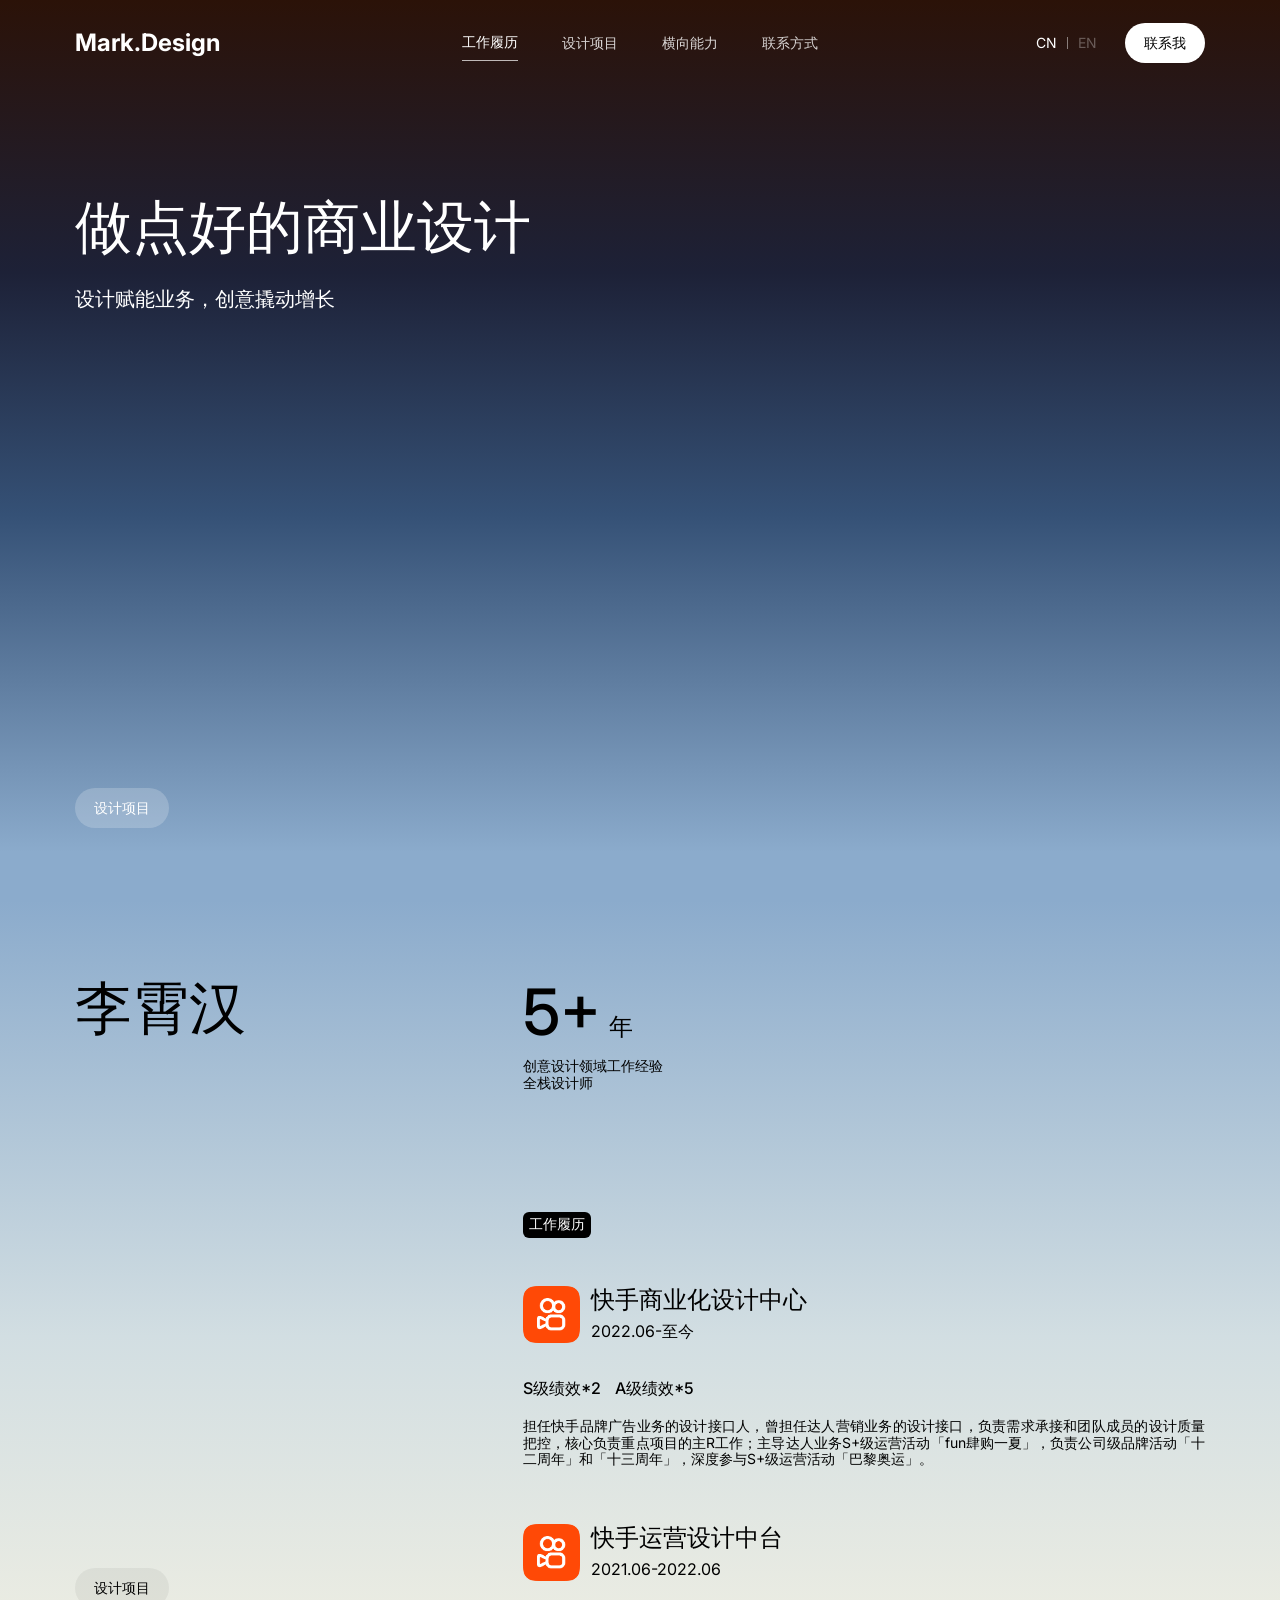
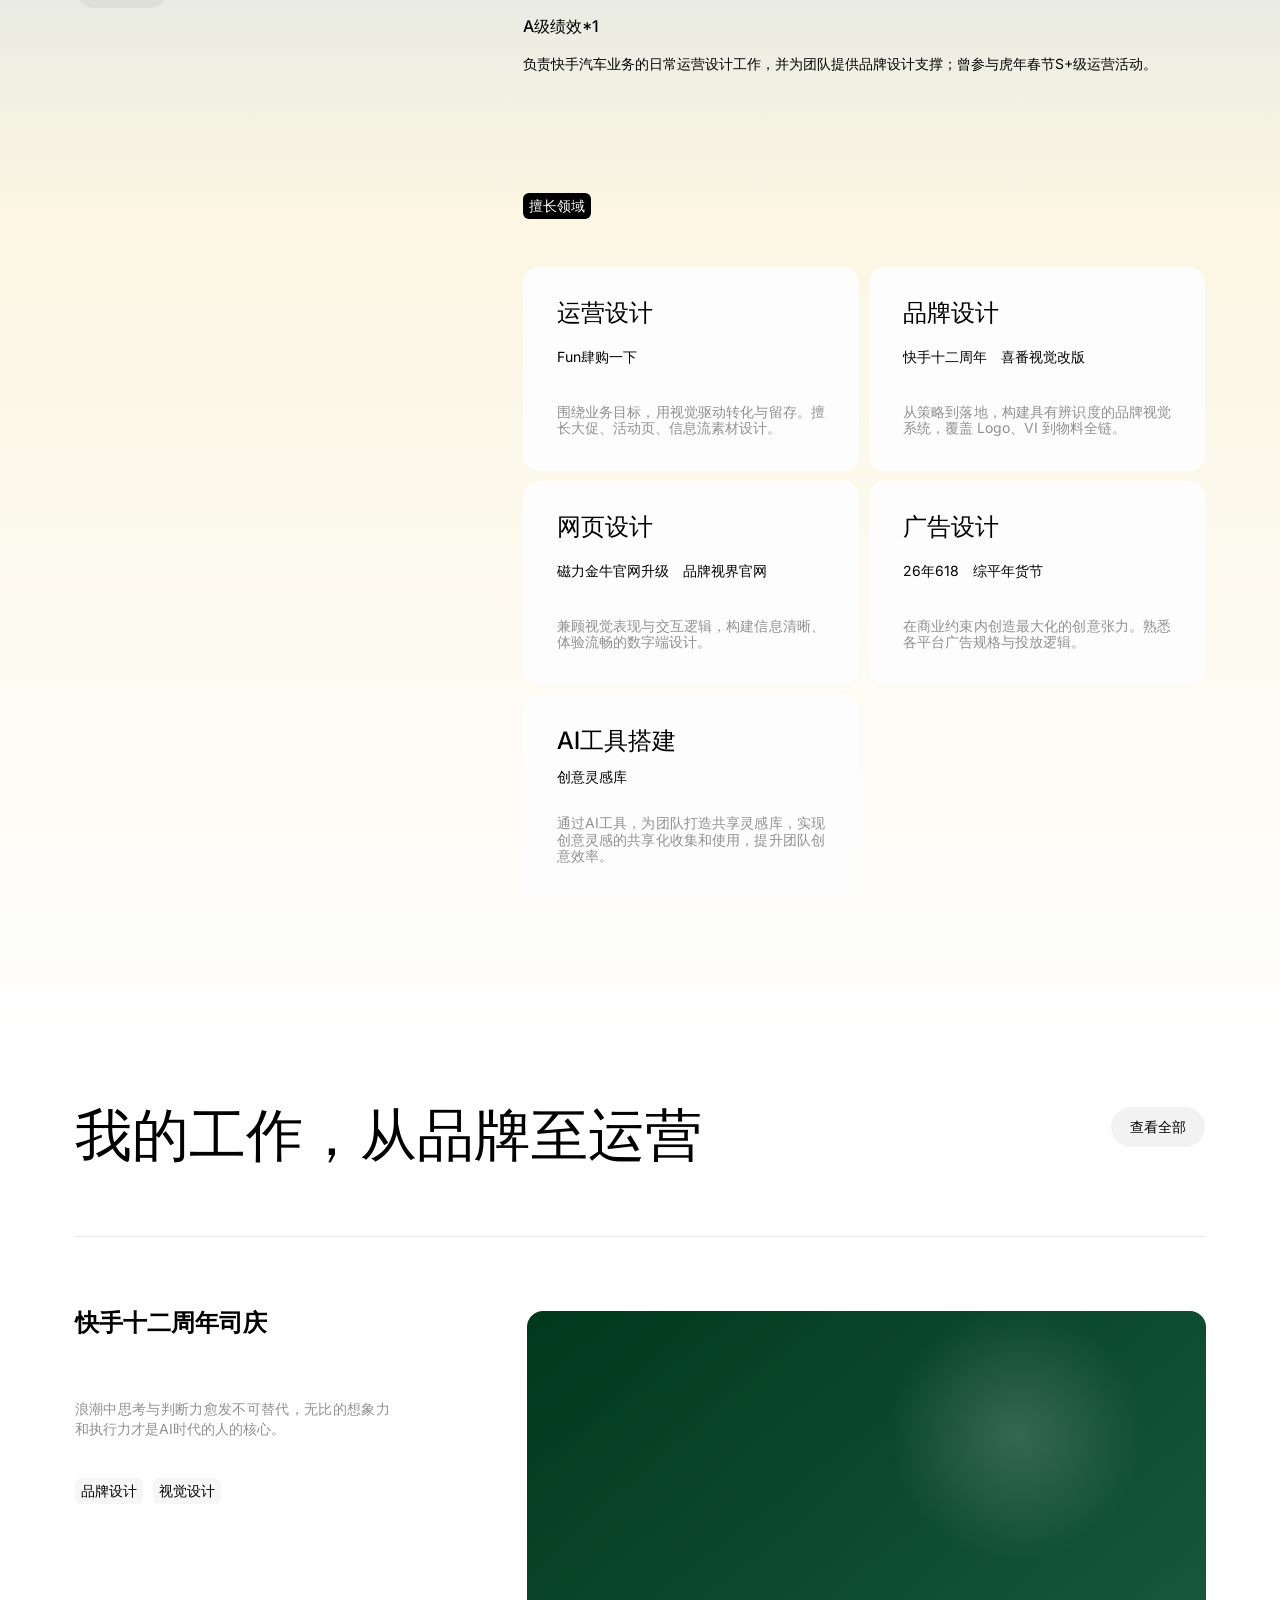
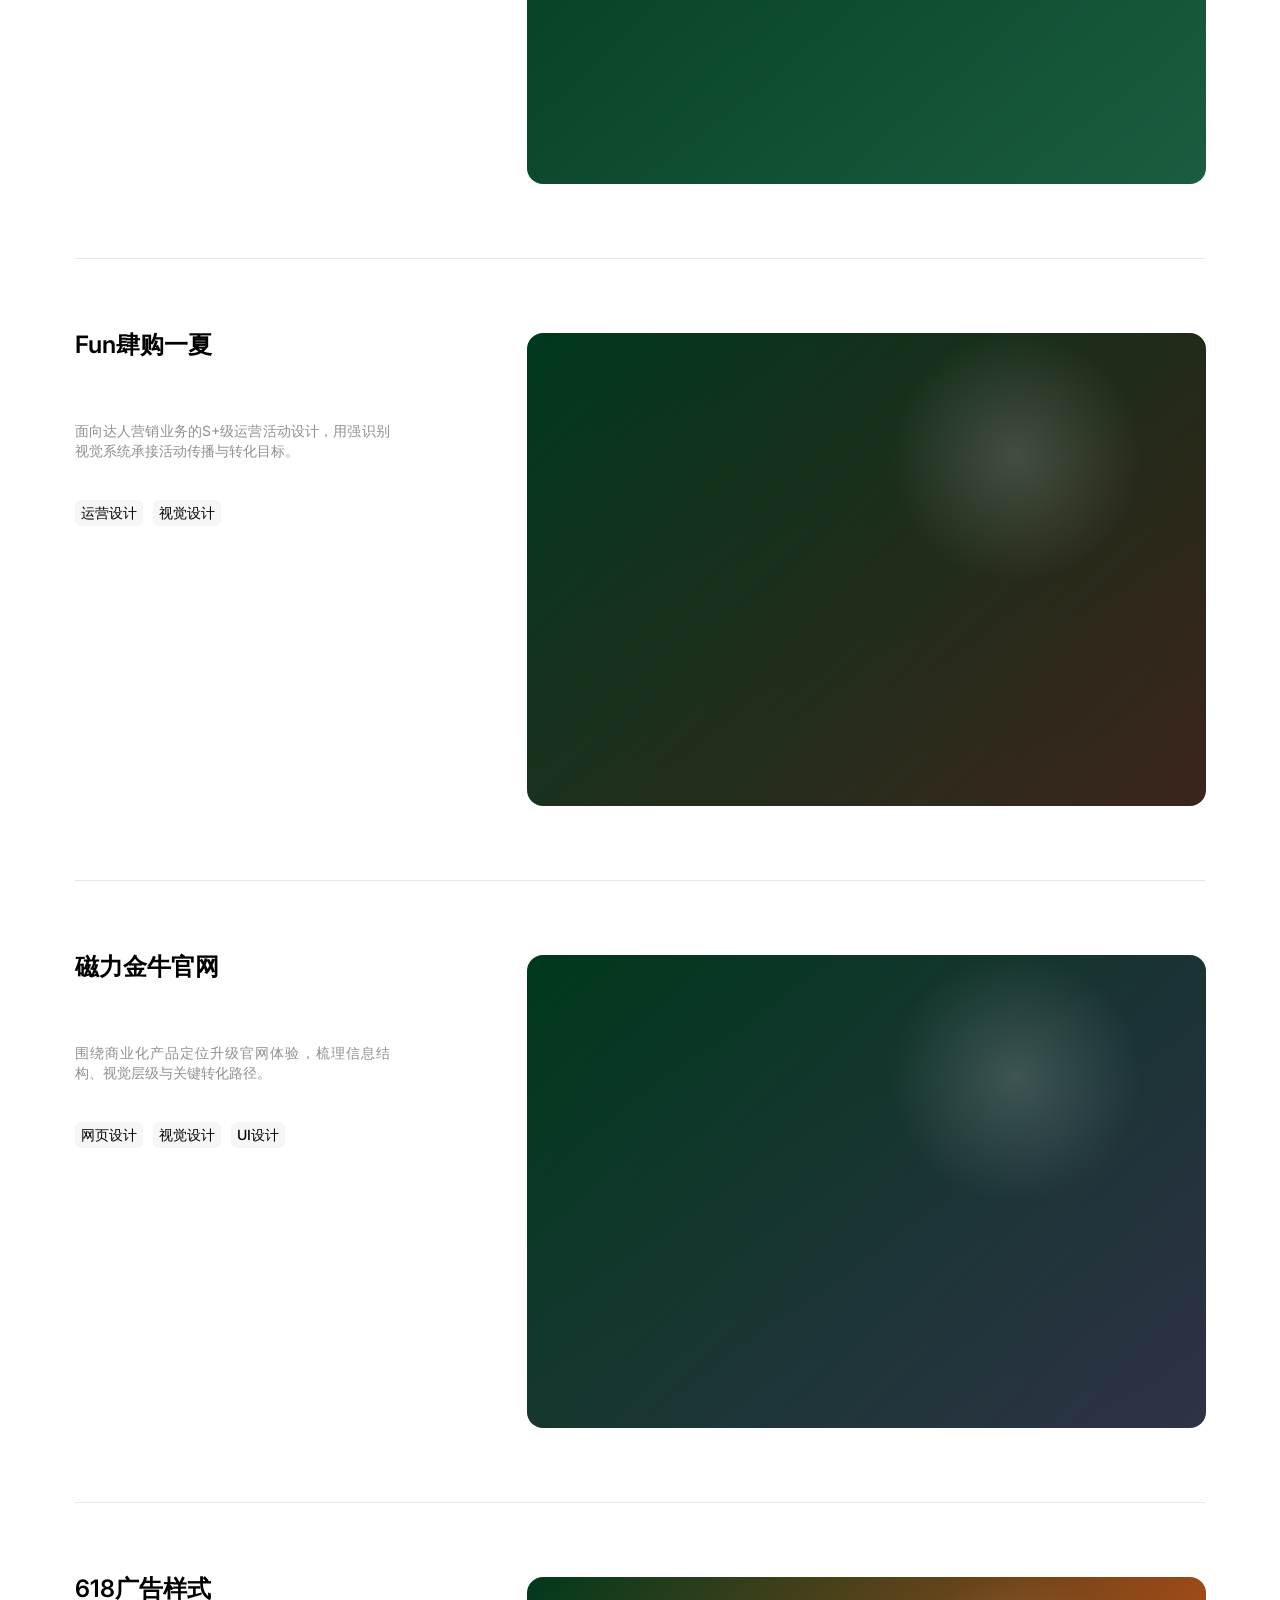
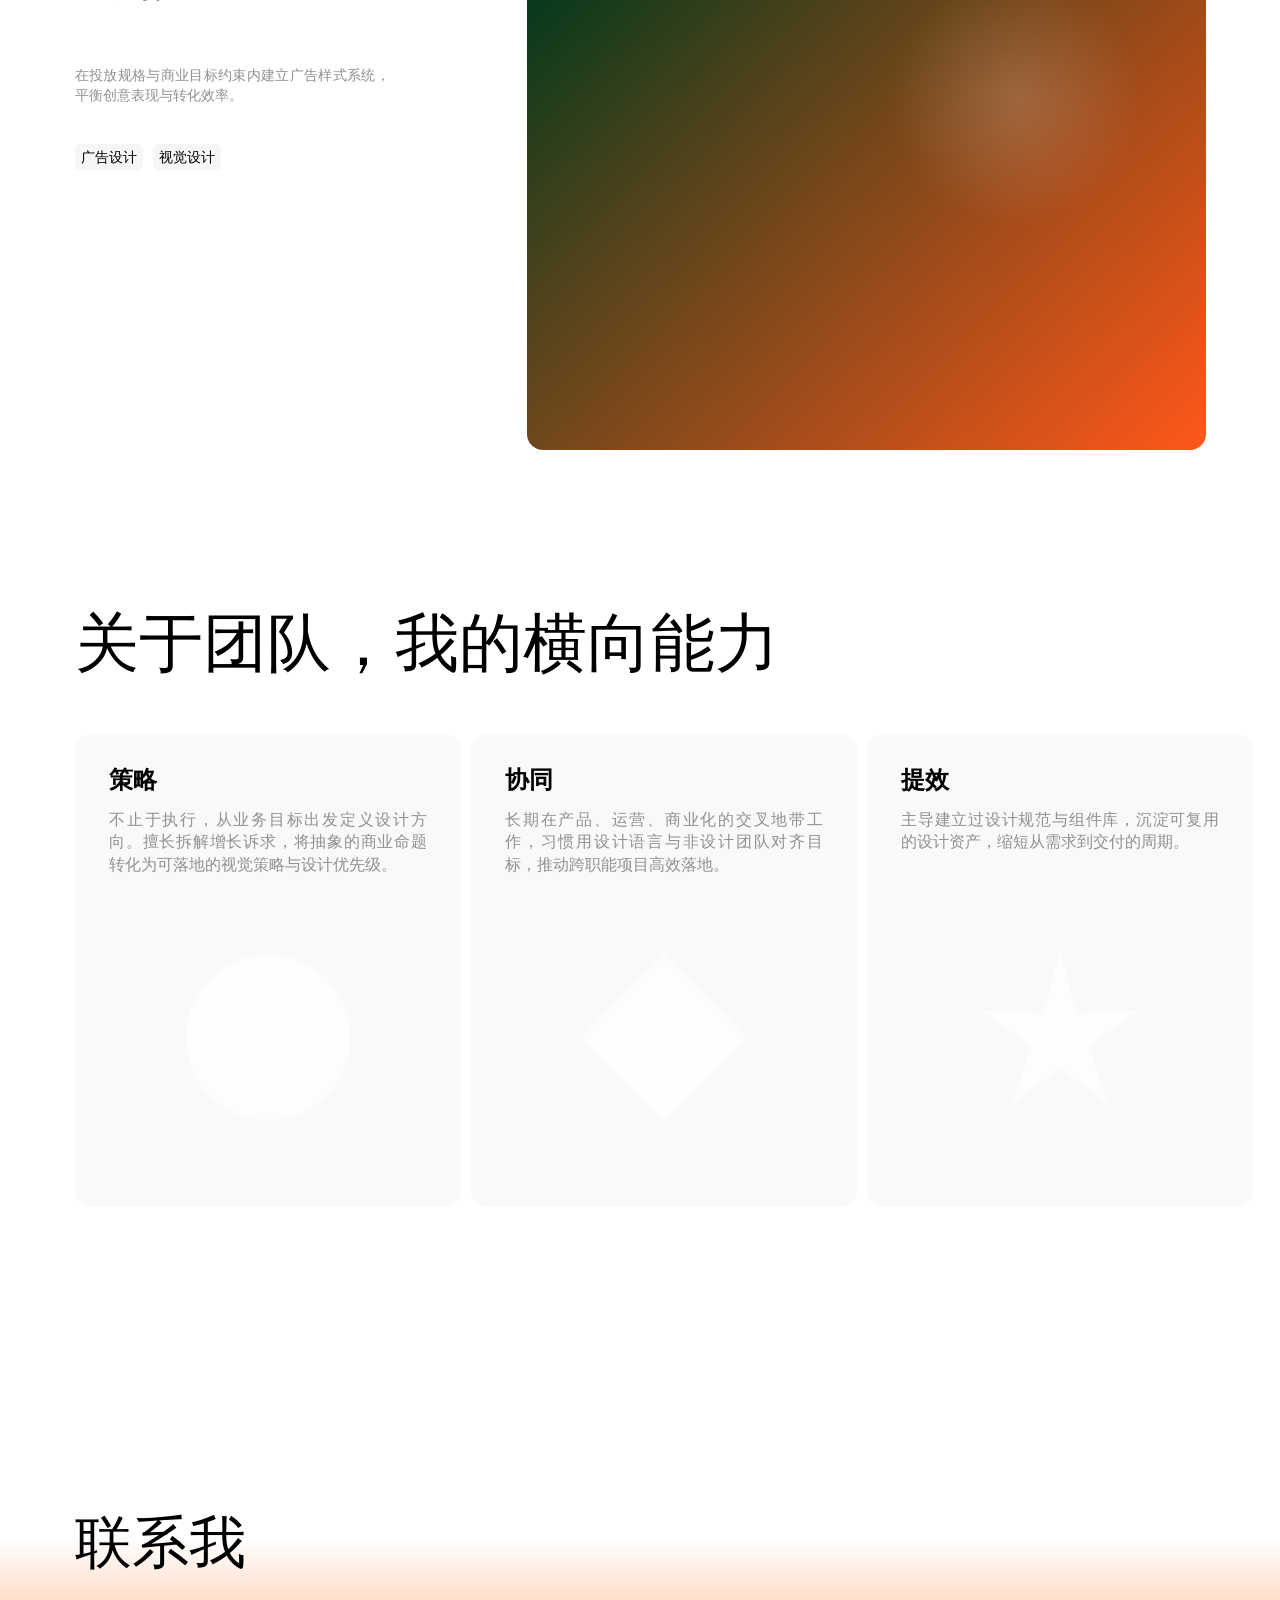
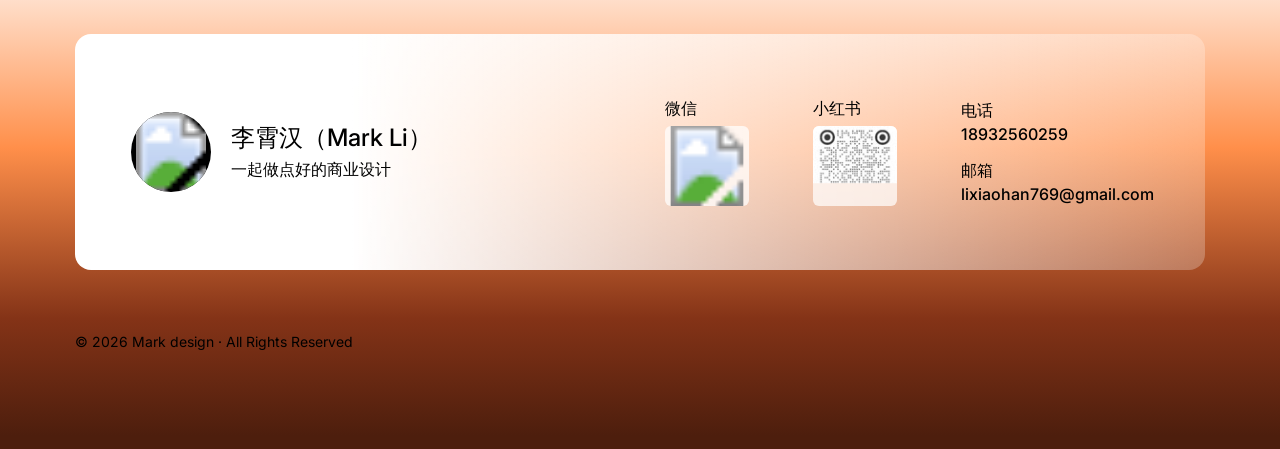
<file: index.html>
<!doctype html>
<html lang="zh-CN">
  <head>
    <meta charset="utf-8">
    <meta name="viewport" content="width=device-width, initial-scale=1">
    <meta name="description" content="Mark design, personal commercial design portfolio.">
    <title>Mark design</title>
    <link rel="icon" type="image/png" href="./avatar-md.svg">
    <link rel="apple-touch-icon" href="./avatar-md.svg">
    <link rel="preconnect" href="https://fonts.googleapis.com">
    <link rel="preconnect" href="https://fonts.gstatic.com" crossorigin>
    <link href="https://fonts.googleapis.com/css2?family=Inter:wght@400;500;600;700&family=IBM+Plex+Mono:wght@400;500&display=swap" rel="stylesheet">
    <link rel="stylesheet" href="./styles.css">
  </head>
  <body>
    <header class="site-header" id="site-header">
      <a class="brand" href="#hero">Mark.Design</a>
      <nav class="desktop-nav" aria-label="主导航">
        <a href="#experience" data-section="experience">工作履历</a>
        <a href="#projects" data-section="work">设计项目</a>
        <a href="#capabilities" data-section="capabilities">横向能力</a>
        <a href="#contact" data-section="contact">联系方式</a>
      </nav>
      <div class="header-actions">
        <button class="lang-toggle" type="button" aria-label="切换语言">
          <span class="active" data-lang-option="cn">CN</span>
          <i></i>
          <span data-lang-option="en">EN</span>
        </button>
        <a class="contact-pill" href="#contact">联系我</a>
        <button class="menu-button" type="button" aria-label="打开菜单">
          <span></span>
          <span></span>
        </button>
      </div>
    </header>

    <aside class="mobile-menu" id="mobile-menu" aria-hidden="true">
      <button class="menu-close" type="button">关闭</button>
      <a href="#experience">工作履历</a>
      <a href="#projects">设计项目</a>
      <a href="#capabilities">横向能力</a>
      <a href="#contact">联系方式</a>
    </aside>

    <main>
      <section class="hero page-section" id="hero" data-section data-page="首页">
        <div class="hero-inner">
          <h1>做点好的商业设计</h1>
          <p>设计赋能业务，创意撬动增长</p>
          <a class="section-chip hero-chip" href="#projects">设计项目</a>
        </div>
      </section>

      <section class="experience section-gradient page-section" id="experience" data-section data-page="第二页">
        <div class="page-grid">
          <aside class="intro-rail">
            <h2>李霄汉</h2>
            <a class="section-chip" href="#projects">设计项目</a>
          </aside>

          <div class="resume-content">
            <div class="years-block">
              <div class="years-number"><strong>5+</strong><span>年</span></div>
              <p>创意设计领域工作经验<br>全栈设计师</p>
            </div>

            <div class="content-block">
              <span class="black-label">工作履历</span>
              <div class="resume-list">
                <article class="resume-item">
                  <div class="company-row">
                    <img class="company-icon" src="./kuaishou.svg" alt="快手">
                    <div>
                      <h3>快手商业化设计中心</h3>
                      <time>2022.06-至今</time>
                    </div>
                  </div>
                  <div class="resume-copy">
                    <div class="performance-tags">
                      <span>S级绩效*2</span>
                      <span>A级绩效*5</span>
                    </div>
                    <p>担任快手品牌广告业务的设计接口人，曾担任达人营销业务的设计接口，负责需求承接和团队成员的设计质量把控，核心负责重点项目的主R工作；主导达人业务S+级运营活动「fun肆购一夏」，负责公司级品牌活动「十二周年」和「十三周年」，深度参与S+级运营活动「巴黎奥运」。</p>
                  </div>
                </article>

                <article class="resume-item">
                  <div class="company-row">
                    <img class="company-icon" src="./kuaishou.svg" alt="快手">
                    <div>
                      <h3>快手运营设计中台</h3>
                      <time>2021.06-2022.06</time>
                    </div>
                  </div>
                  <div class="resume-copy">
                    <div class="performance-tags">
                      <span>A级绩效*1</span>
                    </div>
                    <p>负责快手汽车业务的日常运营设计工作，并为团队提供品牌设计支撑；曾参与虎年春节S+级运营活动。</p>
                  </div>
                </article>
              </div>
            </div>

            <div class="content-block">
              <span class="black-label">擅长领域</span>
              <div class="expertise-grid">
                <article>
                  <h3>运营设计</h3>
                  <b>Fun肆购一下</b>
                  <p>围绕业务目标，用视觉驱动转化与留存。擅长大促、活动页、信息流素材设计。</p>
                </article>
                <article>
                  <h3>品牌设计</h3>
                  <b>快手十二周年　喜番视觉改版</b>
                  <p>从策略到落地，构建具有辨识度的品牌视觉系统，覆盖 Logo、VI 到物料全链。</p>
                </article>
                <article>
                  <h3>网页设计</h3>
                  <b>磁力金牛官网升级　品牌视界官网</b>
                  <p>兼顾视觉表现与交互逻辑，构建信息清晰、体验流畅的数字端设计。</p>
                </article>
                <article>
                  <h3>广告设计</h3>
                  <b>26年618　综平年货节</b>
                  <p>在商业约束内创造最大化的创意张力。熟悉各平台广告规格与投放逻辑。</p>
                </article>
                <article>
                  <h3>AI工具搭建</h3>
                  <b>创意灵感库</b>
                  <p>通过AI工具，为团队打造共享灵感库，实现创意灵感的共享化收集和使用，提升团队创意效率。</p>
                </article>
              </div>
            </div>
          </div>
        </div>
      </section>

      <section class="work section-white page-section" id="work" data-section data-page="第三页">
        <div class="section-top">
          <h2>我的工作，从品牌至运营</h2>
          <button class="section-chip dark-text" type="button" id="show-all-work">查看全部</button>
        </div>

        <div class="project-list" id="project-list">
          <article class="project-row" data-project="anniversary">
            <div class="project-copy">
              <h3>快手十二周年司庆</h3>
              <p>浪潮中思考与判断力愈发不可替代，无比的想象力和执行力才是AI时代的人的核心。</p>
              <div class="tag-row"><span>品牌设计</span><span>视觉设计</span></div>
            </div>
            <div class="project-visual visual-brand"></div>
          </article>

          <article class="project-row" data-project="summer">
            <div class="project-copy">
              <h3>Fun肆购一夏</h3>
              <p>面向达人营销业务的S+级运营活动设计，用强识别视觉系统承接活动传播与转化目标。</p>
              <div class="tag-row"><span>运营设计</span><span>视觉设计</span></div>
            </div>
            <div class="project-visual visual-operation"></div>
          </article>

          <article class="project-row" data-project="jinniu">
            <div class="project-copy">
              <h3>磁力金牛官网</h3>
              <p>围绕商业化产品定位升级官网体验，梳理信息结构、视觉层级与关键转化路径。</p>
              <div class="tag-row"><span>网页设计</span><span>视觉设计</span><span>UI设计</span></div>
            </div>
            <div class="project-visual visual-web"></div>
          </article>

          <article class="project-row" data-project="618">
            <div class="project-copy">
              <h3>618广告样式</h3>
              <p>在投放规格与商业目标约束内建立广告样式系统，平衡创意表现与转化效率。</p>
              <div class="tag-row"><span>广告设计</span><span>视觉设计</span></div>
            </div>
            <div class="project-visual visual-ad"></div>
          </article>
        </div>
      </section>

      <section class="capabilities section-white page-section" id="capabilities" data-section data-page="第四页">
        <h2>关于团队，我的横向能力</h2>
        <div class="capability-grid">
          <article>
            <h3>策略</h3>
            <p>不止于执行，从业务目标出发定义设计方向。擅长拆解增长诉求，将抽象的商业命题转化为可落地的视觉策略与设计优先级。</p>
            <div class="shape shape-circle"></div>
          </article>
          <article>
            <h3>协同</h3>
            <p>长期在产品、运营、商业化的交叉地带工作，习惯用设计语言与非设计团队对齐目标，推动跨职能项目高效落地。</p>
            <div class="shape shape-diamond"></div>
          </article>
          <article>
            <h3>提效</h3>
            <p>主导建立过设计规范与组件库，沉淀可复用的设计资产，缩短从需求到交付的周期。</p>
            <div class="shape shape-star"></div>
          </article>
          <article>
            <h3>培养</h3>
            <p>带过初级设计师，关注方法论的传递而非单点纠错。目标是让他们学会自己判断。</p>
            <div class="shape shape-arc"></div>
          </article>
        </div>
      </section>

      <section class="contact page-section" id="contact" data-section data-page="第五页">
        <h2>联系我</h2>
        <div class="contact-card">
          <div class="profile">
            <img class="avatar" src="./profile-avatar.svg" alt="李霄汉头像">
            <div>
              <h3>李霄汉（Mark Li）</h3>
              <p>一起做点好的商业设计</p>
            </div>
          </div>

          <div class="qr-stack">
            <div>
              <span>微信</span>
              <img src="./wechat-qr.svg" alt="微信二维码">
            </div>
            <div>
              <span>小红书</span>
              <img src="./xiaohongshu-qr.svg" alt="小红书二维码">
            </div>
          </div>

          <address>
            <span>电话</span>
            <a href="tel:+8618932560259">18932560259</a>
            <span>邮箱</span>
            <a href="mailto:lixiaohan769@gmail.com">lixiaohan769@gmail.com</a>
          </address>
        </div>
        <footer>© 2026 Mark design · All Rights Reserved</footer>
      </section>
    </main>

    <section class="projects-page" id="projects" aria-hidden="true">
      <div class="projects-hero">
        <div class="projects-shell">
          <h1>我的商业设计案例</h1>
          <p>设计赋能业务，创意撬动增长</p>

          <div class="project-tabs" aria-label="项目分类">
            <button class="active" type="button" data-filter="all">全部项目</button>
            <button type="button" data-filter="campaign">运营设计</button>
            <button type="button" data-filter="ad">广告设计</button>
            <button type="button" data-filter="brand">品牌设计</button>
            <button type="button" data-filter="web">网页设计</button>
          </div>

          <div class="projects-divider"></div>

          <div class="projects-gallery">
            <article data-category="brand">
              <div class="project-thumb visual-brand"></div>
              <h2>快手十二周年司庆</h2>
            </article>
            <article data-category="campaign">
              <div class="project-thumb visual-operation"></div>
              <h2>Fun肆购一夏</h2>
            </article>
            <article data-category="web">
              <div class="project-thumb visual-web"></div>
              <h2>磁力金牛官网</h2>
            </article>
            <article data-category="ad">
              <div class="project-thumb visual-ad"></div>
              <h2>618广告样式</h2>
            </article>
            <article data-category="brand">
              <div class="project-thumb visual-brand"></div>
              <h2>快手十三周年司庆</h2>
            </article>
            <article data-category="campaign">
              <div class="project-thumb visual-operation"></div>
              <h2>巴黎奥运运营活动</h2>
            </article>
            <article data-category="web">
              <div class="project-thumb visual-web"></div>
              <h2>品牌视界官网</h2>
            </article>
            <article data-category="ad">
              <div class="project-thumb visual-ad"></div>
              <h2>综平年货节</h2>
            </article>
            <article data-category="brand">
              <div class="project-thumb visual-brand"></div>
              <h2>喜番视觉改版</h2>
            </article>
          </div>
        </div>
      </div>

      <section class="project-contact contact">
        <h2>联系我</h2>
        <div class="contact-card">
          <div class="profile">
            <img class="avatar" src="./profile-avatar.svg" alt="李霄汉头像">
            <div>
              <h3>李霄汉（Mark Li）</h3>
              <p>一起做点好的商业设计</p>
            </div>
          </div>

          <div class="qr-stack">
            <div>
              <span>小红书</span>
              <img src="./xiaohongshu-qr.svg" alt="小红书二维码">
            </div>
            <div>
              <span>微信</span>
              <img src="./wechat-qr.svg" alt="微信二维码">
            </div>
          </div>

          <address>
            <span>电话</span>
            <a href="tel:+8618932560259">18932560259</a>
            <span>邮箱</span>
            <a href="mailto:lixiaohan769@gmail.com">lixiaohan769@gmail.com</a>
          </address>
        </div>
        <footer>© 2026 Mark design · All Rights Reserved</footer>
      </section>
    </section>

    <dialog class="project-modal" id="project-modal">
      <button class="modal-close" type="button" aria-label="关闭">×</button>
      <div class="modal-media" id="modal-media"></div>
      <div class="modal-copy">
        <p id="modal-kicker"></p>
        <h2 id="modal-title"></h2>
        <p id="modal-desc"></p>
      </div>
    </dialog>

    <div class="case-overlay" id="case-overlay" aria-hidden="true">
      <button class="case-close" type="button" aria-label="关闭">×</button>
      <div class="case-scroll">
        <article class="case-long-image" id="case-long-image">
          <div>
            <p id="case-kicker">设计案例</p>
            <h2 id="case-title">快手十二周年司庆</h2>
          </div>
        </article>
      </div>
    </div>

    <script src="./app.js" defer></script>
  </body>
</html>
</file>
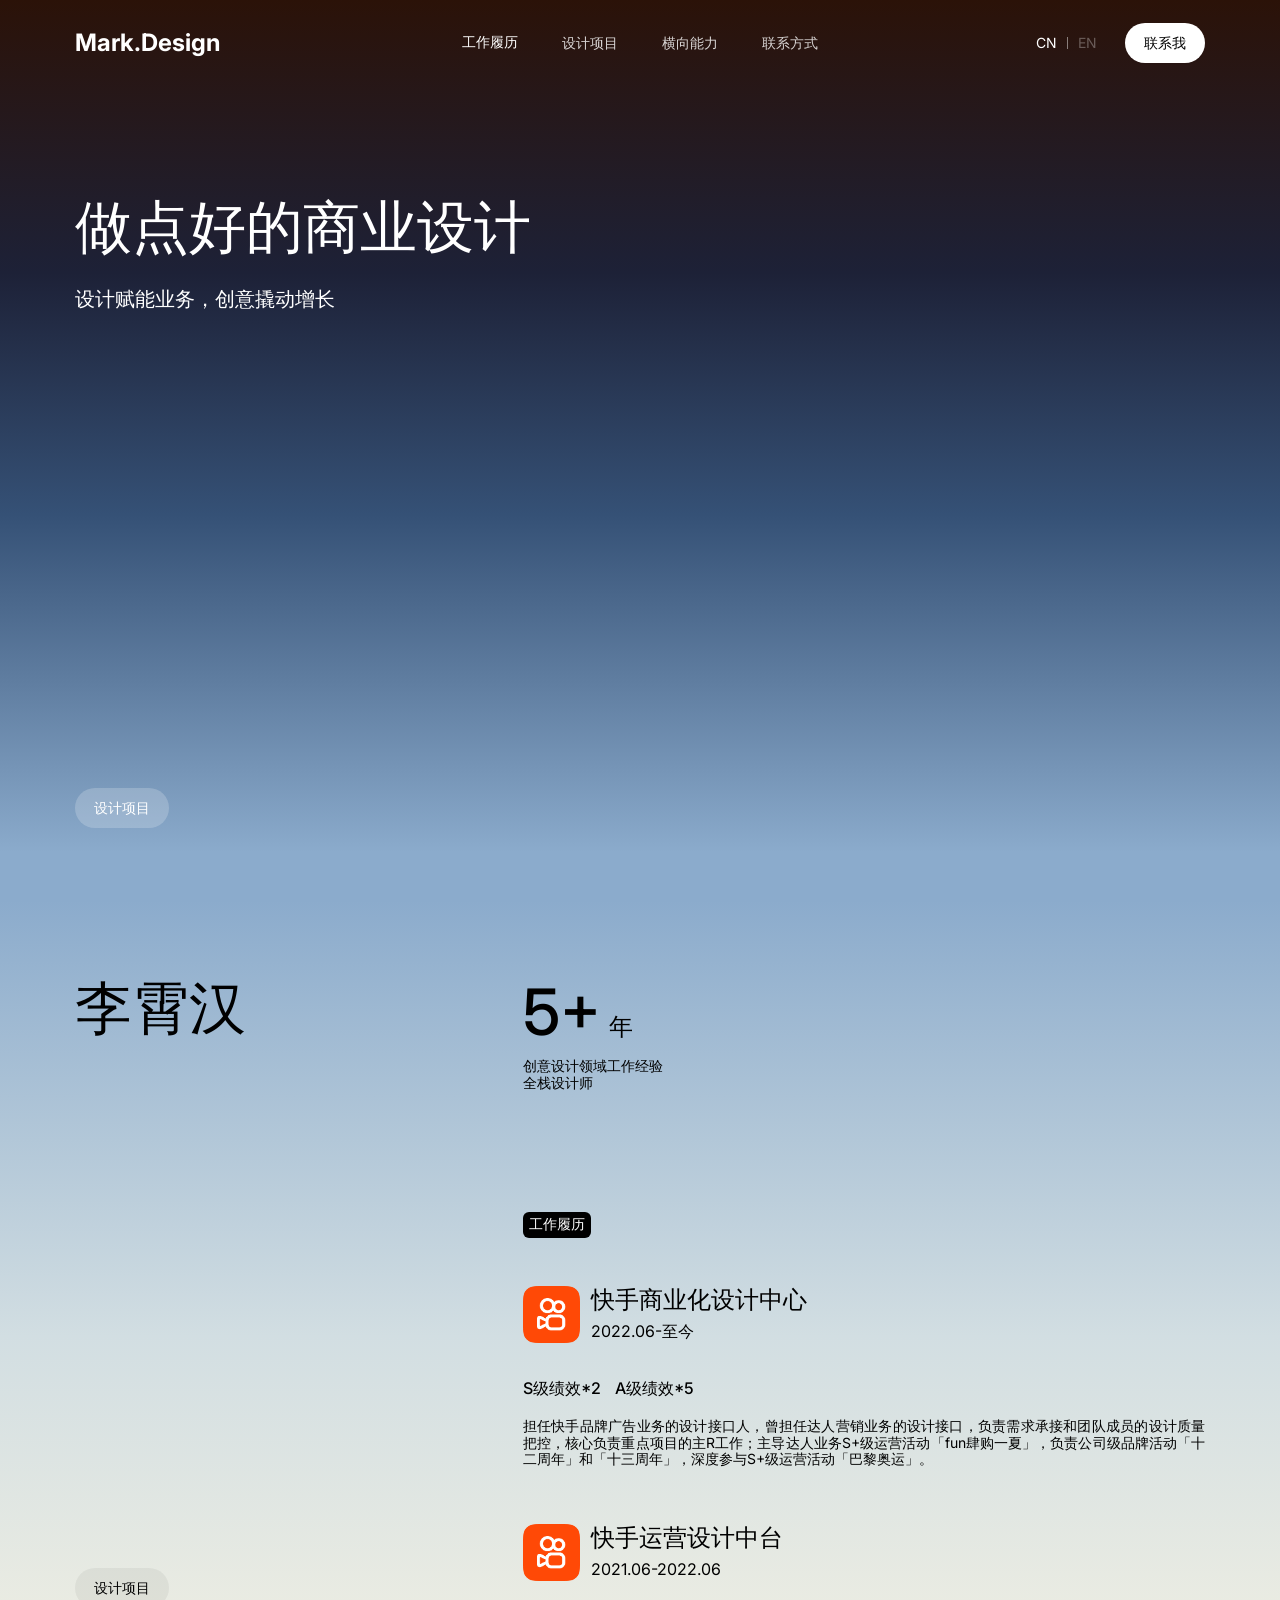
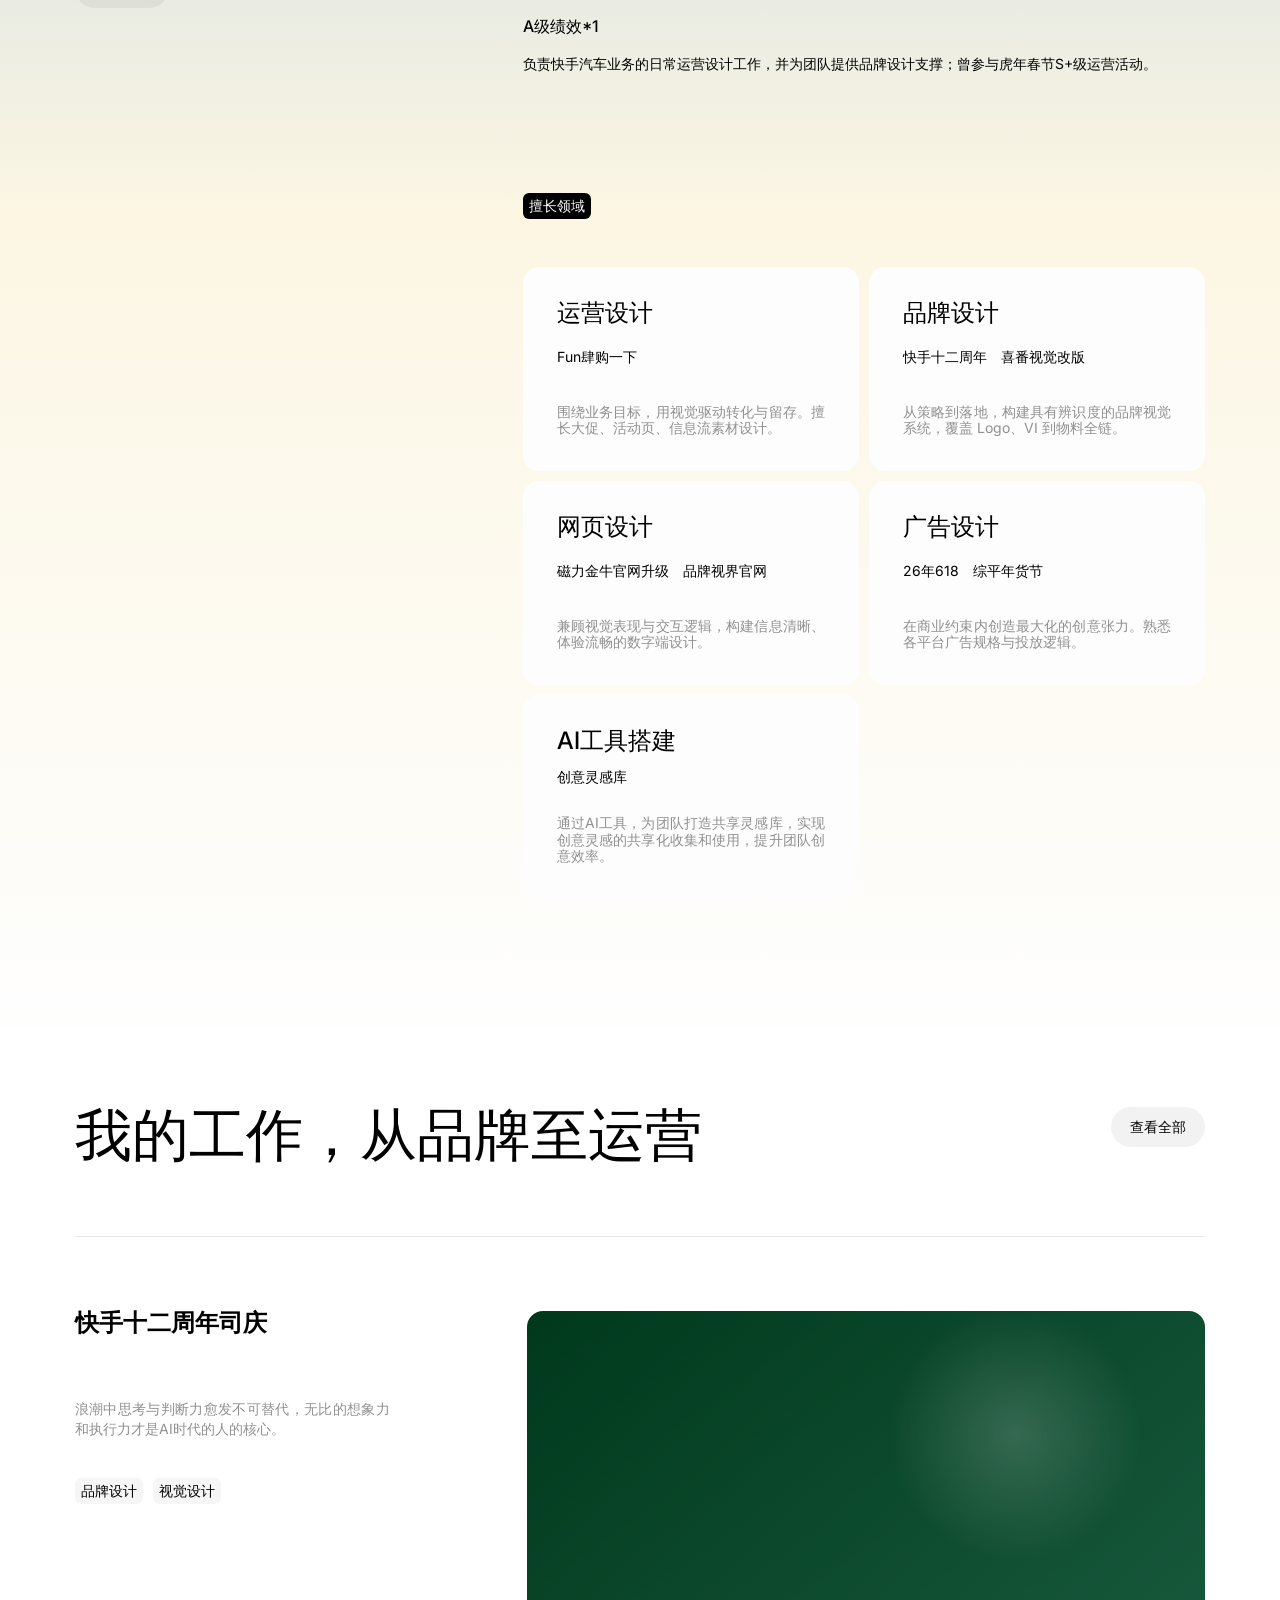
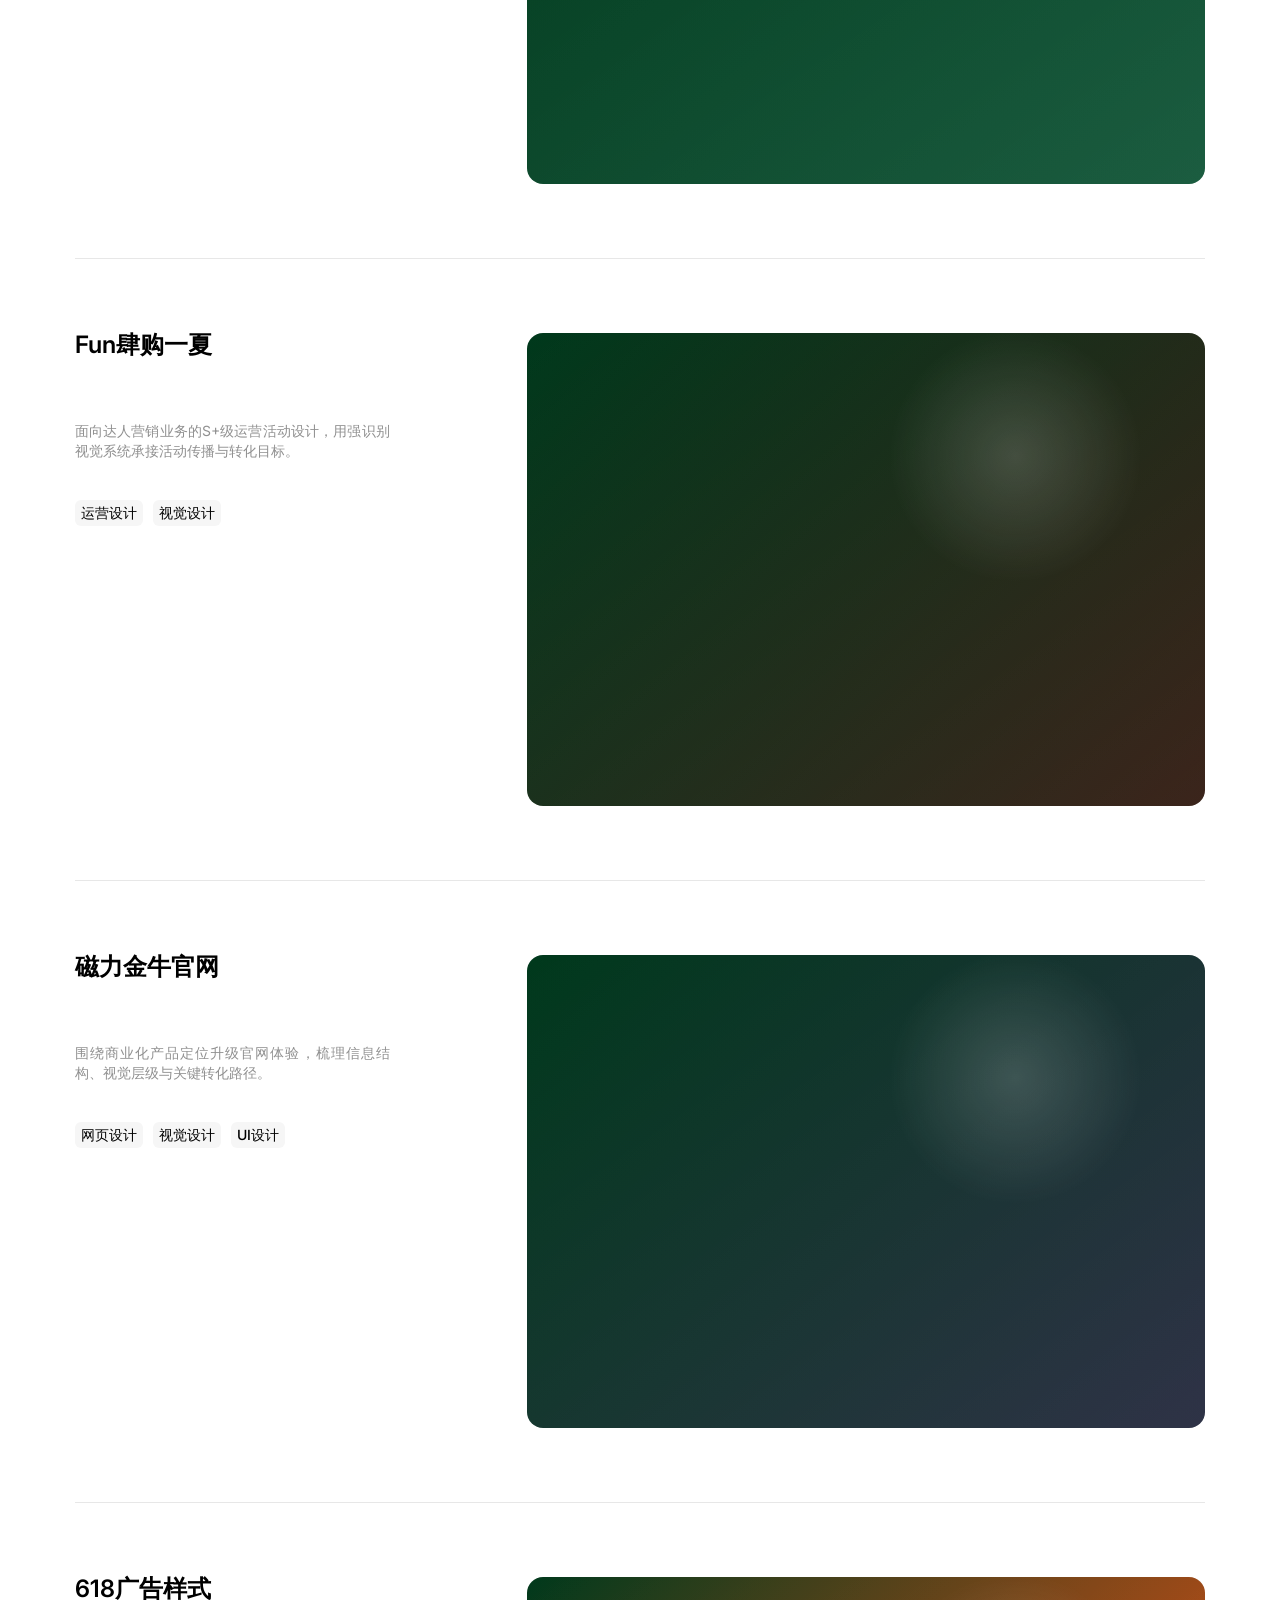
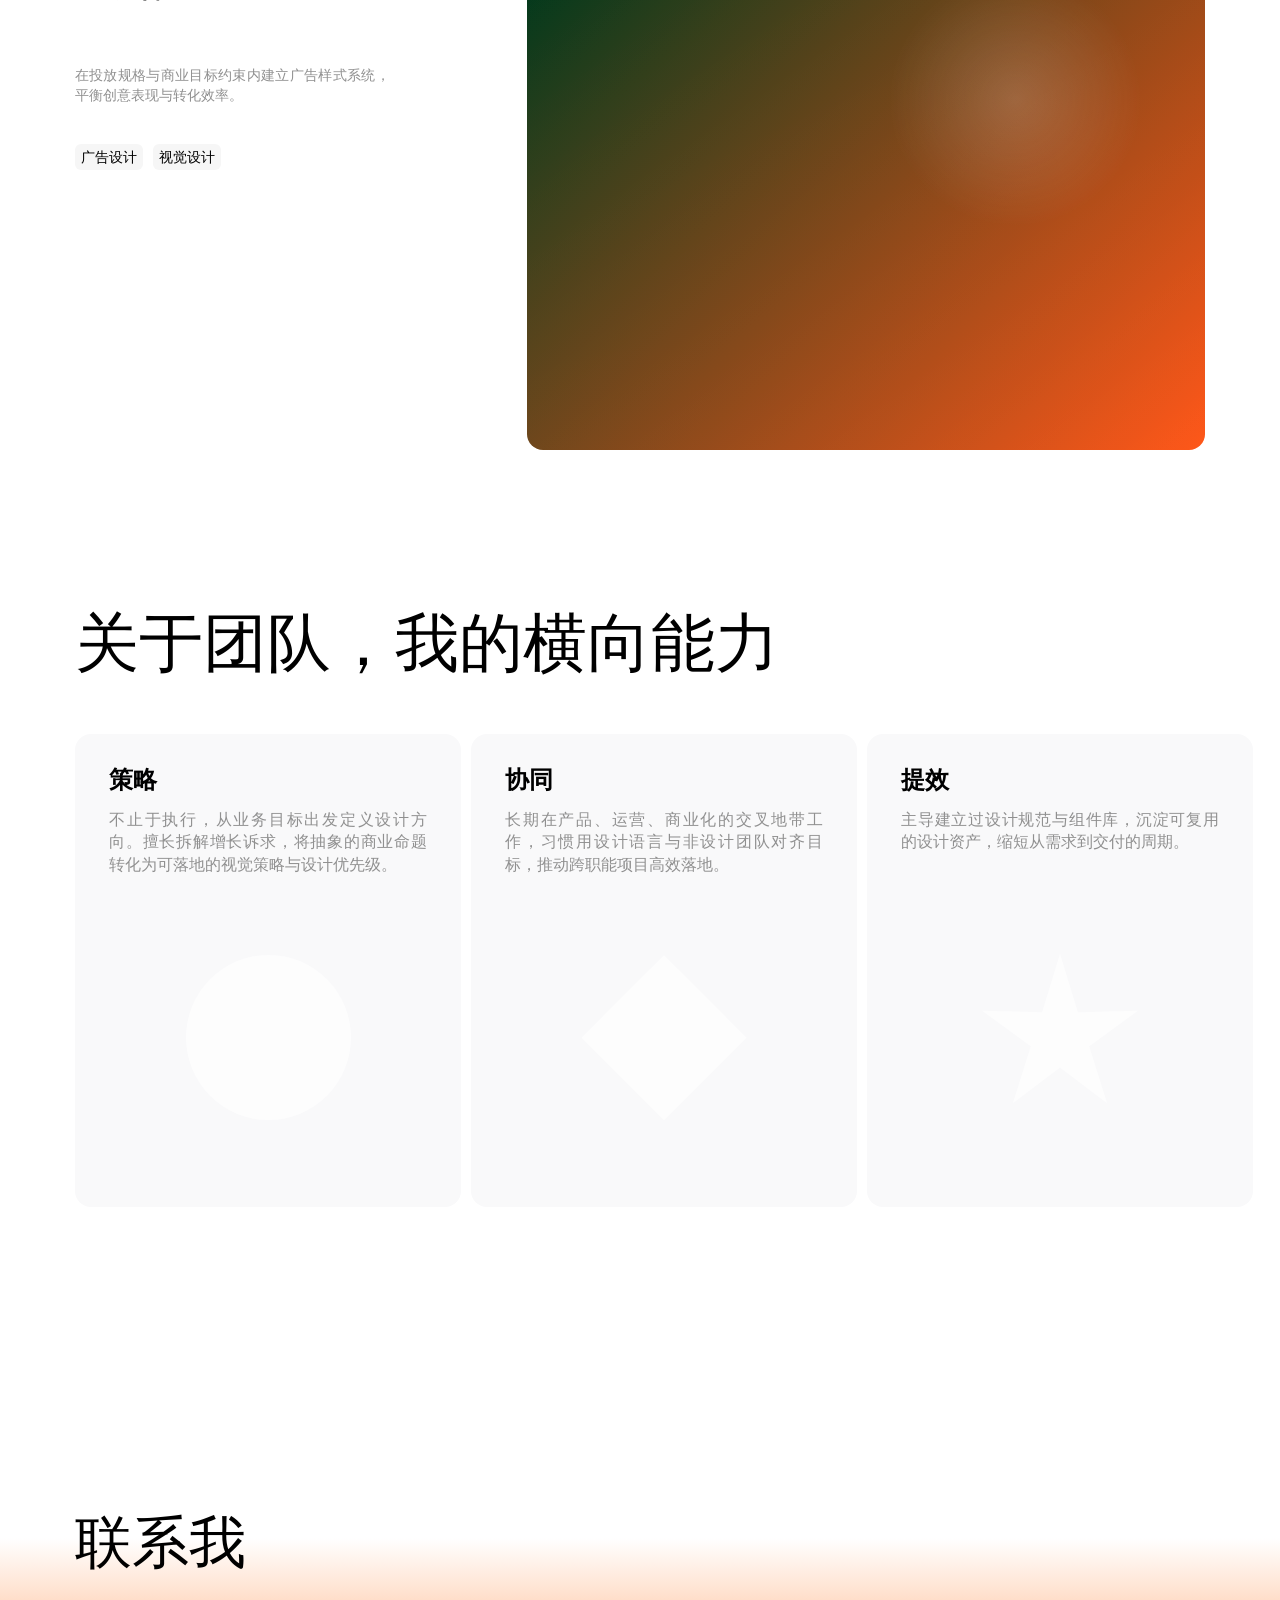
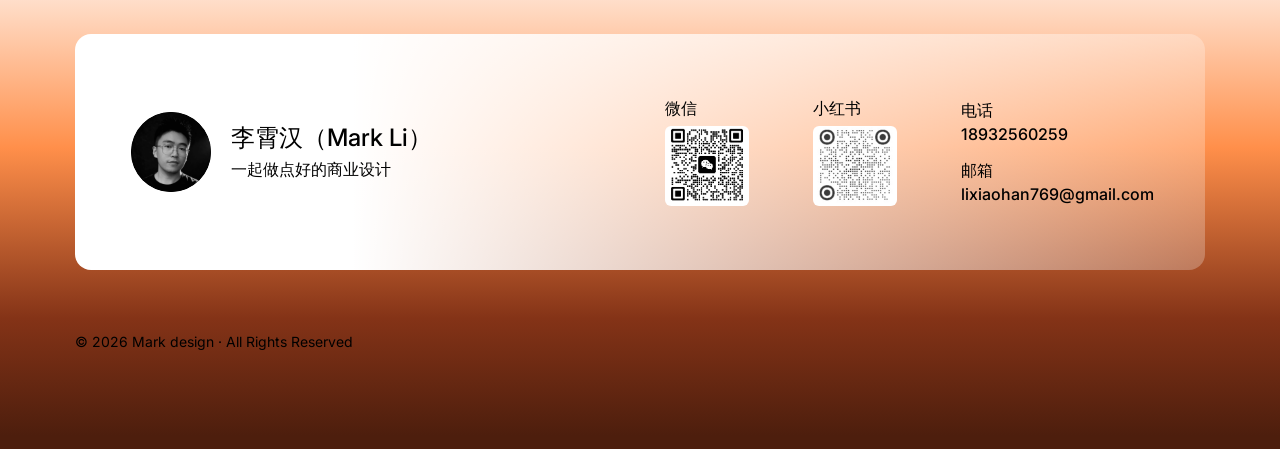
<file: mark-portfolio/index.html>
<!doctype html>
<html lang="zh-CN">
  <head>
    <meta charset="utf-8">
    <meta name="viewport" content="width=device-width, initial-scale=1">
    <meta name="description" content="Mark design, personal commercial design portfolio.">
    <title>Mark design</title>
    <link rel="icon" type="image/png" href="./avatar-md.png">
    <link rel="apple-touch-icon" href="./avatar-md.png">
    <link rel="preconnect" href="https://fonts.googleapis.com">
    <link rel="preconnect" href="https://fonts.gstatic.com" crossorigin>
    <link href="https://fonts.googleapis.com/css2?family=Inter:wght@400;500;600;700&family=IBM+Plex+Mono:wght@400;500&display=swap" rel="stylesheet">
    <link rel="stylesheet" href="./styles.css">
  </head>
  <body>
    <header class="site-header" id="site-header">
      <a class="brand" href="#hero">Mark.Design</a>
      <nav class="desktop-nav" aria-label="主导航">
        <a href="#experience" data-section="experience">工作履历</a>
        <a href="#work" data-section="work">设计项目</a>
        <a href="#capabilities" data-section="capabilities">横向能力</a>
        <a href="#contact" data-section="contact">联系方式</a>
      </nav>
      <div class="header-actions">
        <button class="lang-toggle" type="button" aria-label="切换语言">
          <span class="active" data-lang-option="cn">CN</span>
          <i></i>
          <span data-lang-option="en">EN</span>
        </button>
        <a class="contact-pill" href="#contact">联系我</a>
        <button class="menu-button" type="button" aria-label="打开菜单">
          <span></span>
          <span></span>
        </button>
      </div>
    </header>

    <aside class="mobile-menu" id="mobile-menu" aria-hidden="true">
      <button class="menu-close" type="button">关闭</button>
      <a href="#experience">工作履历</a>
      <a href="#work">设计项目</a>
      <a href="#capabilities">横向能力</a>
      <a href="#contact">联系方式</a>
    </aside>

    <main>
      <section class="hero page-section" id="hero" data-section data-page="首页">
        <div class="hero-inner">
          <h1>做点好的商业设计</h1>
          <p>设计赋能业务，创意撬动增长</p>
          <a class="section-chip hero-chip" href="#work">设计项目</a>
        </div>
      </section>

      <section class="experience section-gradient page-section" id="experience" data-section data-page="第二页">
        <div class="page-grid">
          <aside class="intro-rail">
            <h2>李霄汉</h2>
            <a class="section-chip" href="#work">设计项目</a>
          </aside>

          <div class="resume-content">
            <div class="years-block">
              <div class="years-number"><strong>5+</strong><span>年</span></div>
              <p>创意设计领域工作经验<br>全栈设计师</p>
            </div>

            <div class="content-block">
              <span class="black-label">工作履历</span>
              <div class="resume-list">
                <article class="resume-item">
                  <div class="company-row">
                    <img class="company-icon" src="./kuaishou.png" alt="快手">
                    <div>
                      <h3>快手商业化设计中心</h3>
                      <time>2022.06-至今</time>
                    </div>
                  </div>
                  <div class="resume-copy">
                    <div class="performance-tags">
                      <span>S级绩效*2</span>
                      <span>A级绩效*5</span>
                    </div>
                    <p>担任快手品牌广告业务的设计接口人，曾担任达人营销业务的设计接口，负责需求承接和团队成员的设计质量把控，核心负责重点项目的主R工作；主导达人业务S+级运营活动「fun肆购一夏」，负责公司级品牌活动「十二周年」和「十三周年」，深度参与S+级运营活动「巴黎奥运」。</p>
                  </div>
                </article>

                <article class="resume-item">
                  <div class="company-row">
                    <img class="company-icon" src="./kuaishou.png" alt="快手">
                    <div>
                      <h3>快手运营设计中台</h3>
                      <time>2021.06-2022.06</time>
                    </div>
                  </div>
                  <div class="resume-copy">
                    <div class="performance-tags">
                      <span>A级绩效*1</span>
                    </div>
                    <p>负责快手汽车业务的日常运营设计工作，并为团队提供品牌设计支撑；曾参与虎年春节S+级运营活动。</p>
                  </div>
                </article>
              </div>
            </div>

            <div class="content-block">
              <span class="black-label">擅长领域</span>
              <div class="expertise-grid">
                <article>
                  <h3>运营设计</h3>
                  <b>Fun肆购一下</b>
                  <p>围绕业务目标，用视觉驱动转化与留存。擅长大促、活动页、信息流素材设计。</p>
                </article>
                <article>
                  <h3>品牌设计</h3>
                  <b>快手十二周年　喜番视觉改版</b>
                  <p>从策略到落地，构建具有辨识度的品牌视觉系统，覆盖 Logo、VI 到物料全链。</p>
                </article>
                <article>
                  <h3>网页设计</h3>
                  <b>磁力金牛官网升级　品牌视界官网</b>
                  <p>兼顾视觉表现与交互逻辑，构建信息清晰、体验流畅的数字端设计。</p>
                </article>
                <article>
                  <h3>广告设计</h3>
                  <b>26年618　综平年货节</b>
                  <p>在商业约束内创造最大化的创意张力。熟悉各平台广告规格与投放逻辑。</p>
                </article>
                <article>
                  <h3>AI工具搭建</h3>
                  <b>创意灵感库</b>
                  <p>通过AI工具，为团队打造共享灵感库，实现创意灵感的共享化收集和使用，提升团队创意效率。</p>
                </article>
              </div>
            </div>
          </div>
        </div>
      </section>

      <section class="work section-white page-section" id="work" data-section data-page="第三页">
        <div class="section-top">
          <h2>我的工作，从品牌至运营</h2>
          <button class="section-chip dark-text" type="button" id="show-all-work">查看全部</button>
        </div>

        <div class="project-list" id="project-list">
          <article class="project-row" data-project="anniversary">
            <div class="project-copy">
              <h3>快手十二周年司庆</h3>
              <p>浪潮中思考与判断力愈发不可替代，无比的想象力和执行力才是AI时代的人的核心。</p>
              <div class="tag-row"><span>品牌设计</span><span>视觉设计</span></div>
            </div>
            <div class="project-visual visual-brand"></div>
          </article>

          <article class="project-row" data-project="summer">
            <div class="project-copy">
              <h3>Fun肆购一夏</h3>
              <p>面向达人营销业务的S+级运营活动设计，用强识别视觉系统承接活动传播与转化目标。</p>
              <div class="tag-row"><span>运营设计</span><span>视觉设计</span></div>
            </div>
            <div class="project-visual visual-operation"></div>
          </article>

          <article class="project-row" data-project="jinniu">
            <div class="project-copy">
              <h3>磁力金牛官网</h3>
              <p>围绕商业化产品定位升级官网体验，梳理信息结构、视觉层级与关键转化路径。</p>
              <div class="tag-row"><span>网页设计</span><span>视觉设计</span><span>UI设计</span></div>
            </div>
            <div class="project-visual visual-web"></div>
          </article>

          <article class="project-row" data-project="618">
            <div class="project-copy">
              <h3>618广告样式</h3>
              <p>在投放规格与商业目标约束内建立广告样式系统，平衡创意表现与转化效率。</p>
              <div class="tag-row"><span>广告设计</span><span>视觉设计</span></div>
            </div>
            <div class="project-visual visual-ad"></div>
          </article>
        </div>
      </section>

      <section class="capabilities section-white page-section" id="capabilities" data-section data-page="第四页">
        <h2>关于团队，我的横向能力</h2>
        <div class="capability-grid">
          <article>
            <h3>策略</h3>
            <p>不止于执行，从业务目标出发定义设计方向。擅长拆解增长诉求，将抽象的商业命题转化为可落地的视觉策略与设计优先级。</p>
            <div class="shape shape-circle"></div>
          </article>
          <article>
            <h3>协同</h3>
            <p>长期在产品、运营、商业化的交叉地带工作，习惯用设计语言与非设计团队对齐目标，推动跨职能项目高效落地。</p>
            <div class="shape shape-diamond"></div>
          </article>
          <article>
            <h3>提效</h3>
            <p>主导建立过设计规范与组件库，沉淀可复用的设计资产，缩短从需求到交付的周期。</p>
            <div class="shape shape-star"></div>
          </article>
          <article>
            <h3>培养</h3>
            <p>带过初级设计师，关注方法论的传递而非单点纠错。目标是让他们学会自己判断。</p>
            <div class="shape shape-arc"></div>
          </article>
        </div>
      </section>

      <section class="contact page-section" id="contact" data-section data-page="第五页">
        <h2>联系我</h2>
        <div class="contact-card">
          <div class="profile">
            <img class="avatar" src="./profile-avatar.png" alt="李霄汉头像">
            <div>
              <h3>李霄汉（Mark Li）</h3>
              <p>一起做点好的商业设计</p>
            </div>
          </div>

          <div class="qr-stack">
            <div>
              <span>微信</span>
              <img src="./wechat-qr.png" alt="微信二维码">
            </div>
            <div>
              <span>小红书</span>
              <img src="./xiaohongshu-qr.png" alt="小红书二维码">
            </div>
          </div>

          <address>
            <span>电话</span>
            <a href="tel:+8618932560259">18932560259</a>
            <span>邮箱</span>
            <a href="mailto:lixiaohan769@gmail.com">lixiaohan769@gmail.com</a>
          </address>
        </div>
        <footer>© 2026 Mark design · All Rights Reserved</footer>
      </section>
    </main>

    <dialog class="project-modal" id="project-modal">
      <button class="modal-close" type="button" aria-label="关闭">×</button>
      <div class="modal-media" id="modal-media"></div>
      <div class="modal-copy">
        <p id="modal-kicker"></p>
        <h2 id="modal-title"></h2>
        <p id="modal-desc"></p>
      </div>
    </dialog>

    <script src="./app.js" defer></script>
  </body>
</html>
</file>
<file: styles.css>
:root{--black:#000000;--white:#ffffff;--paper:#fefdfd;--soft:#f9f9fa;--muted:#909090;--orange:#ff4906;--green:#00391c;--hero-top:#2b1208;--hero-bottom:#8babcc;--page-bottom:#4d1e0d;--max:1272px;--side:clamp(20px,5.84vw,84px);--font-cn:"PingFang SC","Hiragino Sans GB","Microsoft YaHei","Inter",sans-serif;--font-en:"Inter","Gilroy",Arial,sans-serif;--ease-out:cubic-bezier(0.22,1,0.36,1);--ease-soft:cubic-bezier(0.19,1,0.22,1)}*{box-sizing:border-box}html{scroll-behavior:smooth;scroll-padding-top:50px;background:var(--hero-top);overscroll-behavior-y:none}body{margin:0;color:var(--black);background:var(--page-bottom);font-family:var(--font-cn);line-height:1.2;overflow-x:hidden;overscroll-behavior-y:none;-webkit-font-smoothing:antialiased}body.no-scroll{overflow:hidden}main{position:relative;overflow-x:clip;background:var(--white)}body.project-route main{display:none}body.project-route .desktop-nav{visibility:hidden;pointer-events:none}.page-section{min-height:100svh;scroll-margin-top:50px}a,button{color:inherit;font:inherit}button{cursor:pointer}a:focus-visible,button:focus-visible{outline:2px solid currentColor;outline-offset:4px}.site-header{position:fixed;inset:0 0 auto;z-index:100;isolation:isolate;height:86px;display:grid;grid-template-columns:1fr auto 1fr;align-items:center;width:min(100%,1440px);margin:0 auto;padding:0 var(--side);color:var(--white);transition:background 220ms ease,backdrop-filter 220ms ease,box-shadow 220ms ease}.site-header::before{content:"";position:absolute;top:0;left:50%;z-index:-1;width:100vw;height:100%;background:transparent;transform:translateX(-50%);transition:background 220ms ease,backdrop-filter 220ms ease,box-shadow 220ms ease;pointer-events:none}.site-header.scrolled{background:transparent}.site-header.scrolled::before{background:rgba(0,0,0,0.05);backdrop-filter:blur(18px) saturate(1.2);-webkit-backdrop-filter:blur(18px) saturate(1.2);box-shadow:inset 0 -1px rgba(255,255,255,0.08)}.site-header.light-bg{color:var(--black)}.brand{justify-self:start;color:inherit;text-decoration:none;font-family:var(--font-en);font-size:24px;font-weight:700;line-height:32px;transition:transform 260ms var(--ease-out),opacity 260ms ease}.brand:hover{opacity:0.82;transform:translateY(-1px)}.desktop-nav{display:flex;gap:44px;align-items:center;justify-self:center;font-size:14px;line-height:22px}.desktop-nav a{position:relative;color:inherit;text-decoration:none;opacity:0.82;transition:opacity 220ms ease,transform 260ms var(--ease-out)}.desktop-nav a::after{content:"";position:absolute;left:0;right:0;bottom:-8px;height:1px;background:currentColor;opacity:0.7;transform:scaleX(0);transform-origin:left;transition:transform 320ms var(--ease-out)}.desktop-nav a:hover,.desktop-nav a.active{opacity:1;transform:translateY(-1px)}.desktop-nav a:hover::after,.desktop-nav a.active::after{transform:scaleX(1)}.header-actions{display:flex;align-items:center;justify-self:end;gap:28px}.lang-toggle{display:flex;gap:10px;align-items:center;border:0;background:transparent;color:inherit;padding:0;font-size:14px;line-height:1;transition:transform 220ms var(--ease-out),opacity 220ms ease}.lang-toggle:hover{transform:translateY(-1px)}.lang-toggle span{opacity:0.3}.lang-toggle span.active{opacity:1}.lang-toggle i{width:1px;height:12px;background:currentColor;opacity:0.45}.contact-pill{min-width:78px;height:40px;display:inline-flex;align-items:center;justify-content:center;padding:0 19px;border-radius:42px;background:var(--white);color:var(--black);text-decoration:none;font-size:14px;font-weight:500;box-shadow:0 2px 0 rgba(0,0,0,0.02);transition:transform 260ms var(--ease-out),background 220ms ease,box-shadow 260ms ease}.site-header.light-bg .contact-pill{background:var(--black);color:var(--white)}.contact-pill:hover{box-shadow:0 10px 24px rgba(0,0,0,0.08);transform:translateY(-2px)}.contact-pill:active,.section-chip:active,.project-tabs button:active{transform:translateY(0) scale(0.98)}.menu-button{display:none;width:42px;height:32px;padding:8px;border:0;border-radius:18px;background:rgba(255,255,255,0.18)}.site-header.light-bg .menu-button{background:rgba(0,0,0,0.06)}.menu-button span{display:block;height:1px;margin:5px 0;background:currentColor}.mobile-menu{position:fixed;inset:0;z-index:130;display:grid;place-content:center;gap:12px;background:rgba(255,255,255,0.96);color:var(--black);transform:translateY(-100%);transition:transform 420ms cubic-bezier(0.19,1,0.22,1)}.mobile-menu.open{transform:translateY(0)}.mobile-menu a{color:inherit;text-align:center;text-decoration:none;font-size:clamp(36px,12vw,72px);line-height:1.08}.menu-close{position:absolute;top:24px;right:24px;height:40px;padding:0 18px;border:0;border-radius:21px;background:rgba(0,0,0,0.05)}.hero{height:100svh;min-height:100svh;position:relative;overflow:hidden;color:var(--white);background:linear-gradient(180deg,rgb(43,18,8) 0%,rgb(29,33,55) 30.288%,rgb(53,81,118) 57.212%,rgb(139,171,204) 94.712%)}.hero-inner{position:relative;z-index:2;width:min(var(--max),calc(100% - var(--side) * 2));height:100%;margin:0 auto;padding-top:clamp(132px,27svh,195px)}.hero h1{margin:0;font-size:clamp(44px,4.45vw,64px);font-weight:400;line-height:1.125}.hero p{margin:24px 0 0;font-size:20px;font-weight:300;line-height:32px}.section-chip{width:fit-content;height:40px;display:inline-flex;align-items:center;justify-content:center;padding:0 19px;border:0;border-radius:21px;background:rgba(255,255,255,0.2);color:var(--white);text-decoration:none;font-size:14px;font-weight:500;line-height:22px;transition:transform 260ms var(--ease-out),background 220ms ease,box-shadow 260ms ease}.section-chip:hover{background:rgba(255,255,255,0.32);box-shadow:0 14px 30px rgba(0,0,0,0.08);transform:translateY(-2px)}.hero-chip{position:absolute;left:0;bottom:clamp(48px,8svh,80px);margin-top:0}.dark-text{background:rgba(0,0,0,0.05);color:var(--black)}.section-gradient{min-height:100svh;padding-bottom:clamp(80px,10vw,140px);background:linear-gradient(180deg,#8babcc 0%,#d2dee2 25.261%,#fcf6e3 52.829%,#fefefe 100%)}.page-grid{width:min(var(--max),calc(100% - var(--side) * 2));margin:0 auto;display:grid;grid-template-columns:320px minmax(0,820px);gap:128px;align-items:start;padding-top:80px}.intro-rail{position:sticky;top:200px;display:flex;min-height:calc(100svh - 200px - clamp(48px,8svh,80px));flex-direction:column;justify-content:space-between}.intro-rail h2{margin:0;font-size:clamp(42px,4.45vw,64px);font-weight:400;line-height:1}.intro-rail .section-chip{background:rgba(0,0,0,0.05);color:var(--black)}.resume-content{display:flex;flex-direction:column;gap:120px}.years-block{width:150px}.years-number{display:flex;align-items:baseline;color:var(--black)}.years-number strong{font-size:64px;font-weight:500;line-height:1}.years-number span{margin-left:8px;font-size:24px;font-weight:500}.years-block p{margin:14px 0 0;font-size:14px;line-height:1.2}.content-block{display:flex;flex-direction:column;gap:48px}.black-label{width:fit-content;min-width:68px;height:26px;display:inline-flex;align-items:center;justify-content:center;border-radius:6px;background:var(--black);color:var(--white);padding:0 6px;font-size:14px;font-weight:500}.resume-list{display:flex;flex-direction:column;gap:56px}.resume-item{display:flex;flex-direction:column;gap:36px}.company-row{display:flex;align-items:center;gap:11px}.company-icon{width:57px;height:57px;border-radius:12px;display:block;object-fit:cover}.company-row h3{margin:0 0 10px;font-size:24px;font-weight:500;line-height:1}.company-row time{font-size:16px;line-height:1}.resume-copy{display:flex;flex-direction:column;gap:20px}.performance-tags{display:flex;gap:14px;font-size:16px;font-weight:500}.resume-copy p{margin:0;font-size:14px;line-height:1.2;text-align:justify}.expertise-grid{display:grid;grid-template-columns:repeat(2,minmax(0,1fr));grid-auto-rows:204px;gap:10px}.expertise-grid article{display:flex;flex-direction:column;justify-content:space-between;padding:34px;border-radius:16px;background:var(--paper);transition:transform 420ms var(--ease-out),background 320ms ease,box-shadow 420ms ease}.expertise-grid article:hover{background:var(--white);box-shadow:0 24px 54px rgba(0,0,0,0.06);transform:translateY(-6px)}.expertise-grid h3{margin:0;font-size:24px;font-weight:500;line-height:1}.expertise-grid b{display:block;margin-bottom:14px;color:var(--black);font-size:14px;font-weight:400;line-height:1.2}.expertise-grid p{margin:0;color:var(--muted);font-size:14px;line-height:1.2;text-align:justify}.section-white{background:var(--white)}.work{min-height:100svh;padding:80px var(--side) 84px}.section-top{width:min(var(--max),100%);margin:0 auto 72px;display:flex;align-items:flex-start;justify-content:space-between;gap:24px}.section-top h2,.capabilities h2,.contact h2{margin:0;font-size:clamp(42px,4.45vw,64px);font-weight:400;line-height:1}.project-list{width:min(var(--max),100%);margin:0 auto;display:flex;flex-direction:column;gap:74px}.project-row{display:grid;grid-template-columns:315px minmax(0,820px);gap:137px;padding-top:74px;border-top:1px solid #e7e7e7;cursor:pointer;transition:border-color 260ms ease,transform 420ms var(--ease-out)}.project-row:hover{border-color:rgba(0,0,0,0.28);transform:translateX(8px)}.project-row:hover .project-copy h3{transform:translateX(4px)}.project-copy{display:flex;flex-direction:column;gap:40px}.project-copy h3{margin:0 0 24px;font-size:24px;font-weight:600;line-height:1;transition:transform 360ms var(--ease-out)}.project-copy p{margin:0;color:var(--muted);font-size:14px;line-height:1.4;text-align:justify}.tag-row{display:flex;flex-wrap:wrap;gap:10px}.tag-row span{height:26px;display:inline-flex;align-items:center;justify-content:center;padding:0 6px;border-radius:6px;background:#f6f6f6;font-size:14px;font-weight:500}.project-visual,.modal-media{min-height:473px;border-radius:16px;background-color:var(--green);position:relative;overflow:hidden;transform:perspective(1000px) rotateX(var(--tilt-y,0deg)) rotateY(var(--tilt-x,0deg));transition:transform 420ms var(--ease-out),box-shadow 420ms ease;will-change:transform}.project-visual::before,.modal-media::before{content:"";position:absolute;inset:0;background:radial-gradient(circle at 72% 26%,rgba(255,255,255,0.16),transparent 21%),linear-gradient(145deg,transparent,rgba(255,255,255,0.08));transition:transform 420ms ease}.project-row:hover .project-visual::before{transform:scale(1.08)}.project-row:hover .project-visual{box-shadow:0 30px 80px rgba(0,57,28,0.18)}.visual-brand{background:linear-gradient(135deg,#00391c,#084f30)}.visual-operation{background:linear-gradient(135deg,#00391c,#2b1208)}.visual-web{background:linear-gradient(135deg,#00391c,#1d2137)}.visual-ad{background:linear-gradient(135deg,#00391c,#ff4906)}.projects-page{display:none;background:var(--white)}body.project-route .projects-page{display:block}.projects-hero{min-height:2538px;padding-top:195px;background:linear-gradient(180deg,rgb(197,213,230) 4.22%,rgb(247,250,253) 17.876%,rgb(255,255,255) 80.288%,rgb(255,255,255) 100%)}.projects-shell{width:min(var(--max),calc(100% - var(--side) * 2));margin:0 auto}.projects-page h1{margin:0;font-size:64px;font-weight:400;line-height:72px}.projects-page .projects-shell>p{margin:24px 0 0;font-size:20px;font-weight:300;line-height:32px}.project-tabs{display:flex;gap:4px;margin-top:205px}.project-tabs button{width:94px;height:40px;padding:0 19px;border:0;border-radius:21px;background:transparent;color:var(--black);font-size:14px;font-weight:400;opacity:0.3;transition:opacity 220ms ease,background 220ms ease,transform 260ms var(--ease-out)}.project-tabs button:hover{opacity:0.72;transform:translateY(-1px)}.project-tabs button.active{background:rgba(255,255,255,0.2);font-weight:500;opacity:1}.projects-divider{height:1px;margin-top:40px;background:rgba(0,0,0,0.18)}.projects-gallery{display:grid;grid-template-columns:repeat(3,minmax(0,1fr));column-gap:10px;row-gap:62px;margin-top:73px}.projects-gallery article{display:flex;min-width:0;flex-direction:column;gap:24px;cursor:pointer;transition:transform 420ms var(--ease-out);will-change:transform}.projects-gallery article:hover{transform:translateY(-8px)}.projects-gallery article.is-hidden{display:none}.project-thumb{height:473px;border-radius:16px;position:relative;overflow:hidden;background:var(--green);transform:perspective(1000px) rotateX(var(--tilt-y,0deg)) rotateY(var(--tilt-x,0deg));transition:transform 420ms var(--ease-out),box-shadow 420ms ease;will-change:transform}.project-thumb::before{content:"";position:absolute;inset:0;background:radial-gradient(circle at 72% 26%,rgba(255,255,255,0.16),transparent 21%),linear-gradient(145deg,transparent,rgba(255,255,255,0.08));transition:transform 420ms ease}.projects-gallery article:hover .project-thumb::before{transform:scale(1.08)}.projects-gallery article:hover .project-thumb{box-shadow:0 30px 80px rgba(0,57,28,0.18)}.projects-gallery h2{margin:0;font-size:24px;font-weight:600;line-height:1}.project-contact{min-height:600px}.capabilities{--cap-width:1574px;--cap-card-width:386px;--content-width:min(var(--max),calc(100vw - (var(--side) * 2)));--content-left:calc((100vw - var(--content-width)) / 2);height:max(753px,100svh);min-height:753px;padding:80px 0;overflow:hidden}.capabilities h2{width:var(--content-width);margin:0 0 64px var(--content-left);font-size:64px;line-height:56px}.capability-grid{width:max-content;margin:0 0 0 var(--content-left);display:flex;gap:10px;transform:translate3d(var(--rail-offset,0px),0,0);transition:transform 360ms cubic-bezier(0.22,1,0.36,1);will-change:transform}.capability-grid:hover{cursor:grab}.capability-grid.is-dragging{cursor:grabbing;user-select:none}.capability-grid article{width:var(--cap-card-width);height:473px;flex:0 0 var(--cap-card-width);min-height:auto;display:flex;flex-direction:column;align-items:stretch;justify-content:flex-start;padding:34px 34px 55px;border-radius:16px;background:var(--soft);transition:transform 420ms var(--ease-out),background 320ms ease,box-shadow 420ms ease}.capability-grid article:hover{background:#f5f5f6;box-shadow:0 24px 54px rgba(0,0,0,0.06);transform:translateY(-8px)}.capability-grid h3{margin:0 0 16px;font-size:24px;font-weight:600;line-height:1}.capability-grid p{margin:0;color:var(--muted);font-size:16px;line-height:1.4;min-height:66px;text-align:justify}.shape{width:165px;height:165px;margin:80px auto 0;opacity:0.72;background:var(--white);transition:opacity 320ms ease,transform 420ms var(--ease-out)}.capability-grid article:hover .shape{opacity:1;transform:scale(1.04)}.shape-circle{border-radius:50%}.shape-diamond{clip-path:polygon(50% 0,100% 50%,50% 100%,0 50%)}.shape-star{width:162px;height:162px;clip-path:polygon(50% 0,61% 36%,98% 35%,68% 57%,79% 92%,50% 70%,21% 92%,32% 57%,2% 35%,39% 36%)}.shape-arc{width:211px;height:211px;clip-path:polygon(50% 0,100% 50%,50% 100%,0 50%);border-radius:0}.contact{min-height:600px;position:relative;display:grid;grid-template-rows:56px 236px 1fr 16px;row-gap:64px;padding:80px var(--side) 18px;background:linear-gradient(180deg,#ffffff 16.931%,#ff8f4a 51.067%,#843317 78.772%,#4d1e0d 97.825%)}.contact h2{width:min(var(--max),100%);margin:0 auto}.contact-card{width:min(var(--max),100%);min-height:0;height:236px;margin:0 auto;display:grid;grid-template-columns:1fr auto auto;gap:62px;align-items:center;padding:0 56px;border-radius:16px;background:linear-gradient(90deg,#ffffff 24.519%,rgba(255,255,255,0.25) 100%);overflow:hidden;transition:transform 420ms var(--ease-out),box-shadow 420ms ease}.contact-card:hover{box-shadow:0 24px 70px rgba(77,30,13,0.14);transform:translateY(-4px)}.profile{display:flex;align-items:center;gap:20px}.avatar{width:80px;height:80px;border-radius:50%;background:var(--black);display:block;object-fit:cover}.profile h3{margin:0 0 10px;font-size:24px;font-weight:500;line-height:1}.profile p{margin:0;font-size:16px}.qr-stack{display:flex;gap:62px}.qr-stack div{display:flex;width:86px;flex-direction:column;gap:8px;font-size:16px;font-weight:300}.qr-stack img{width:84px;height:80px;object-fit:cover;border-radius:6px;background:rgba(255,255,255,0.72)}address{width:188px;display:grid;gap:8px;font-style:normal;font-size:16px;line-height:1}address span{margin-top:12px;font-weight:300}address span:first-child{margin-top:0}address a{color:var(--black);font-weight:500;text-decoration:none}footer{width:min(var(--max),100%);align-self:end;margin:0 auto;font-size:14px}.project-modal{width:min(980px,calc(100vw - 32px));max-width:none;border:0;border-radius:22px;padding:12px;background:var(--white);color:var(--black)}.project-modal::backdrop{background:rgba(0,0,0,0.42);backdrop-filter:blur(14px)}.modal-close{position:absolute;top:22px;right:22px;z-index:2;width:40px;height:40px;border:0;border-radius:50%;background:rgba(255,255,255,0.84);font-size:24px}.modal-copy{padding:28px 26px 22px}.modal-copy p:first-child{margin:0 0 10px;color:var(--muted);font-size:14px}.modal-copy h2{margin:0 0 18px;font-size:34px;font-weight:500}.modal-copy p:last-child{margin:0;color:var(--muted);font-size:16px;line-height:1.5}.case-overlay{position:fixed;inset:0;z-index:220;display:none;background:rgba(0,0,0,0.88);color:var(--white)}.case-overlay.open{display:block;animation:case-overlay-in 260ms ease forwards}.case-close{position:fixed;top:24px;right:24px;z-index:2;width:44px;height:44px;display:inline-flex;align-items:center;justify-content:center;padding:0 0 2px;border:0;border-radius:50%;background:rgba(255,255,255,0.14);color:var(--white);font-size:28px;line-height:44px;backdrop-filter:blur(12px);-webkit-backdrop-filter:blur(12px);opacity:0;transform:translateY(-6px) scale(0.96);transition:background 180ms ease,transform 260ms var(--ease-out),opacity 260ms ease}.case-overlay.open .case-close{opacity:1;transform:translateY(0) scale(1)}.case-close:hover{background:rgba(255,255,255,0.24);transform:translateY(-1px)}.case-scroll{width:100%;height:100%;overflow-y:auto;padding:88px var(--side)}.case-long-image{width:min(calc(100vw - (var(--side) * 2)),max(70vw,960px));min-height:2600px;margin:0 auto;border-radius:18px;background:linear-gradient(180deg,rgba(255,255,255,0.22),transparent 28%),linear-gradient(155deg,#0b3d24 0%,#00391c 40%,#101010 100%);position:relative;overflow:hidden;transform:translateY(24px) scale(0.985);opacity:0;transition:transform 520ms var(--ease-soft),opacity 420ms ease}.case-overlay.open .case-long-image{opacity:1;transform:translateY(0) scale(1)}.case-long-image::before,.case-long-image::after{content:"";position:absolute;border-radius:999px;background:rgba(255,255,255,0.08);filter:blur(4px)}.case-long-image::before{width:460px;height:460px;top:280px;right:-120px}.case-long-image::after{width:620px;height:620px;left:-180px;bottom:360px}.case-long-image>div{position:sticky;top:96px;z-index:1;padding:72px}.case-long-image p{margin:0 0 16px;font-size:16px;line-height:1;opacity:0.72}.case-long-image h2{max-width:620px;margin:0;font-size:clamp(42px,5vw,72px);font-weight:500;line-height:1.05}.typing-title{visibility:hidden}.typing-title span{display:inline-block;opacity:0;transform:translateX(-0.35em)}.typing-title.typing-visible{visibility:visible}.typing-title.typing-visible span{animation:title-type-in 420ms cubic-bezier(0.22,1,0.36,1) forwards;animation-delay:calc(var(--i) * 56ms)}@keyframes title-type-in{from{opacity:0;transform:translateX(-0.35em)}to{opacity:1;transform:translateX(0)}}@keyframes case-overlay-in{from{background:rgba(0,0,0,0)}to{background:rgba(0,0,0,0.88)}}.reveal{opacity:0;transform:translateY(22px);transition:opacity 520ms ease,transform 520ms ease}.reveal.is-visible{opacity:1;transform:translateY(0)}@media (max-width:1180px){.desktop-nav,.contact-pill{display:none}.site-header{grid-template-columns:1fr auto}.menu-button{display:block}.page-grid,.project-row,.projects-gallery{grid-template-columns:1fr;gap:48px}.projects-hero{min-height:auto;padding:140px var(--side) 96px}.projects-shell{width:100%}.project-tabs{flex-wrap:wrap;margin-top:120px}.projects-gallery{grid-template-columns:repeat(2,minmax(0,1fr));row-gap:48px}.project-thumb{height:auto;aspect-ratio:386 / 473}.case-scroll{padding:72px var(--side)}.case-long-image{width:100%;min-height:2200px}.case-long-image>div{padding:42px}.intro-rail{position:static;min-height:auto;gap:32px}.section-gradient{min-height:100svh;padding-bottom:96px}.resume-content{gap:80px}.contact-card{position:static;transform:none;height:auto;min-height:236px;grid-template-columns:1fr;align-items:start;padding:32px}.contact{height:auto;min-height:600px;padding:64px var(--side) 54px}.contact h2{position:static;transform:none;margin:0 auto 42px;line-height:1.08}footer{position:static;transform:none;margin:48px auto 0}}@media (max-width:760px){:root{--side:20px}.site-header{height:72px}html{scroll-padding-top:50px}.page-section{scroll-margin-top:50px}.brand{font-size:19px}.hero{height:100svh;min-height:100svh}.hero-inner{padding-top:clamp(116px,24svh,152px)}.hero h1,.intro-rail h2,.section-top h2,.capabilities h2,.contact h2,.projects-page h1{font-size:42px;line-height:1.08}.hero p{font-size:17px}.hero-chip{bottom:42px}.page-grid{padding-top:64px}.expertise-grid,.capability-grid,.projects-gallery{grid-template-columns:1fr}.capability-grid{width:var(--content-width);flex-direction:column;transform:none}.capability-grid article{width:100%;height:auto;flex-basis:auto;aspect-ratio:386 / 473}.expertise-grid{grid-auto-rows:auto}.expertise-grid article,.capability-grid article{min-height:260px}.work,.capabilities,.contact{padding-top:64px}.section-top{align-items:flex-start;flex-direction:column;margin-bottom:42px}.project-list{gap:48px}.project-row{padding-top:42px}.project-visual,.modal-media{min-height:260px}.projects-hero{padding-top:116px}.project-tabs{margin-top:88px}.projects-divider{margin-top:32px}.projects-gallery{margin-top:48px}.case-close{top:18px;right:18px}.case-scroll{padding:72px 16px 40px}.case-long-image{min-height:1800px;border-radius:14px}.case-long-image>div{padding:28px}.contact-card{padding:24px;gap:32px}.profile,.qr-stack{flex-wrap:wrap;gap:20px}}@media (prefers-reduced-motion:reduce){*,*::before,*::after{animation-duration:0.001ms !important;animation-iteration-count:1 !important;scroll-behavior:auto !important;transition-duration:0.001ms !important}}
</file>
<file: mark-portfolio/styles.css>
:root {
  --black: #000000;
  --white: #ffffff;
  --paper: #fefdfd;
  --soft: #f9f9fa;
  --muted: #909090;
  --orange: #ff4906;
  --green: #00391c;
  --hero-top: #2b1208;
  --hero-bottom: #8babcc;
  --page-bottom: #4d1e0d;
  --max: 1272px;
  --side: clamp(20px, 5.84vw, 84px);
  --font-cn: "PingFang SC", "Hiragino Sans GB", "Microsoft YaHei", "Inter", sans-serif;
  --font-en: "Inter", "Gilroy", Arial, sans-serif;
}

* {
  box-sizing: border-box;
}

html {
  scroll-behavior: smooth;
  scroll-padding-top: 50px;
  background: var(--hero-top);
  overscroll-behavior-y: none;
}

body {
  margin: 0;
  color: var(--black);
  background: var(--page-bottom);
  font-family: var(--font-cn);
  line-height: 1.2;
  overflow-x: hidden;
  overscroll-behavior-y: none;
  -webkit-font-smoothing: antialiased;
}

body.no-scroll {
  overflow: hidden;
}

main {
  position: relative;
  overflow-x: clip;
  background: var(--white);
}

.page-section {
  min-height: 100svh;
  scroll-margin-top: 50px;
}

a,
button {
  color: inherit;
  font: inherit;
}

button {
  cursor: pointer;
}

.site-header {
  position: fixed;
  inset: 0 0 auto;
  z-index: 100;
  isolation: isolate;
  height: 86px;
  display: grid;
  grid-template-columns: 1fr auto 1fr;
  align-items: center;
  width: min(100%, 1440px);
  margin: 0 auto;
  padding: 0 var(--side);
  color: var(--white);
  transition: background 220ms ease, backdrop-filter 220ms ease, box-shadow 220ms ease;
}

.site-header::before {
  content: "";
  position: absolute;
  top: 0;
  left: 50%;
  z-index: -1;
  width: 100vw;
  height: 100%;
  background: transparent;
  transform: translateX(-50%);
  transition: background 220ms ease, backdrop-filter 220ms ease, box-shadow 220ms ease;
  pointer-events: none;
}

.site-header.scrolled {
  background: transparent;
}

.site-header.scrolled::before {
  background: rgba(0, 0, 0, 0.05);
  backdrop-filter: blur(18px) saturate(1.2);
  -webkit-backdrop-filter: blur(18px) saturate(1.2);
  box-shadow: inset 0 -1px rgba(255, 255, 255, 0.08);
}

.site-header.light-bg {
  color: var(--black);
}

.brand {
  justify-self: start;
  color: inherit;
  text-decoration: none;
  font-family: var(--font-en);
  font-size: 24px;
  font-weight: 700;
  line-height: 32px;
}

.desktop-nav {
  display: flex;
  gap: 44px;
  align-items: center;
  justify-self: center;
  font-size: 14px;
  line-height: 22px;
}

.desktop-nav a {
  color: inherit;
  text-decoration: none;
  opacity: 0.82;
  transition: opacity 180ms ease, transform 180ms ease;
}

.desktop-nav a:hover,
.desktop-nav a.active {
  opacity: 1;
  transform: translateY(-1px);
}

.header-actions {
  display: flex;
  align-items: center;
  justify-self: end;
  gap: 28px;
}

.lang-toggle {
  display: flex;
  gap: 10px;
  align-items: center;
  border: 0;
  background: transparent;
  color: inherit;
  padding: 0;
  font-size: 14px;
  line-height: 1;
}

.lang-toggle span {
  opacity: 0.3;
}

.lang-toggle span.active {
  opacity: 1;
}

.lang-toggle i {
  width: 1px;
  height: 12px;
  background: currentColor;
  opacity: 0.45;
}

.contact-pill {
  min-width: 78px;
  height: 40px;
  display: inline-flex;
  align-items: center;
  justify-content: center;
  padding: 0 19px;
  border-radius: 42px;
  background: var(--white);
  color: var(--black);
  text-decoration: none;
  font-size: 14px;
  font-weight: 500;
  box-shadow: 0 2px 0 rgba(0, 0, 0, 0.02);
  transition: transform 180ms ease, background 180ms ease;
}

.site-header.light-bg .contact-pill {
  background: var(--black);
  color: var(--white);
}

.contact-pill:hover {
  transform: translateY(-2px);
}

.menu-button {
  display: none;
  width: 42px;
  height: 32px;
  padding: 8px;
  border: 0;
  border-radius: 18px;
  background: rgba(255, 255, 255, 0.18);
}

.site-header.light-bg .menu-button {
  background: rgba(0, 0, 0, 0.06);
}

.menu-button span {
  display: block;
  height: 1px;
  margin: 5px 0;
  background: currentColor;
}

.mobile-menu {
  position: fixed;
  inset: 0;
  z-index: 130;
  display: grid;
  place-content: center;
  gap: 12px;
  background: rgba(255, 255, 255, 0.96);
  color: var(--black);
  transform: translateY(-100%);
  transition: transform 420ms cubic-bezier(0.19, 1, 0.22, 1);
}

.mobile-menu.open {
  transform: translateY(0);
}

.mobile-menu a {
  color: inherit;
  text-align: center;
  text-decoration: none;
  font-size: clamp(36px, 12vw, 72px);
  line-height: 1.08;
}

.menu-close {
  position: absolute;
  top: 24px;
  right: 24px;
  height: 40px;
  padding: 0 18px;
  border: 0;
  border-radius: 21px;
  background: rgba(0, 0, 0, 0.05);
}

.hero {
  height: 100svh;
  min-height: 100svh;
  position: relative;
  overflow: hidden;
  color: var(--white);
  background: linear-gradient(180deg, rgb(43, 18, 8) 0%, rgb(29, 33, 55) 30.288%, rgb(53, 81, 118) 57.212%, rgb(139, 171, 204) 94.712%);
}

.hero-inner {
  position: relative;
  z-index: 2;
  width: min(var(--max), calc(100% - var(--side) * 2));
  height: 100%;
  margin: 0 auto;
  padding-top: clamp(132px, 27svh, 195px);
}

.hero h1 {
  margin: 0;
  font-size: clamp(44px, 4.45vw, 64px);
  font-weight: 400;
  line-height: 1.125;
}

.hero p {
  margin: 24px 0 0;
  font-size: 20px;
  font-weight: 300;
  line-height: 32px;
}

.section-chip {
  width: fit-content;
  height: 40px;
  display: inline-flex;
  align-items: center;
  justify-content: center;
  padding: 0 19px;
  border: 0;
  border-radius: 21px;
  background: rgba(255, 255, 255, 0.2);
  color: var(--white);
  text-decoration: none;
  font-size: 14px;
  font-weight: 500;
  line-height: 22px;
  transition: transform 180ms ease, background 180ms ease;
}

.section-chip:hover {
  transform: translateY(-2px);
  background: rgba(255, 255, 255, 0.32);
}

.hero-chip {
  position: absolute;
  left: 0;
  bottom: clamp(48px, 8svh, 80px);
  margin-top: 0;
}

.dark-text {
  background: rgba(0, 0, 0, 0.05);
  color: var(--black);
}

.section-gradient {
  min-height: 100svh;
  padding-bottom: clamp(80px, 10vw, 140px);
  background: linear-gradient(180deg, #8babcc 0%, #d2dee2 25.261%, #fcf6e3 52.829%, #fefefe 100%);
}

.page-grid {
  width: min(var(--max), calc(100% - var(--side) * 2));
  margin: 0 auto;
  display: grid;
  grid-template-columns: 320px minmax(0, 820px);
  gap: 128px;
  align-items: start;
  padding-top: 80px;
}

.intro-rail {
  position: sticky;
  top: 200px;
  display: flex;
  min-height: calc(100svh - 200px - clamp(48px, 8svh, 80px));
  flex-direction: column;
  justify-content: space-between;
}

.intro-rail h2 {
  margin: 0;
  font-size: clamp(42px, 4.45vw, 64px);
  font-weight: 400;
  line-height: 1;
}

.intro-rail .section-chip {
  background: rgba(0, 0, 0, 0.05);
  color: var(--black);
}

.resume-content {
  display: flex;
  flex-direction: column;
  gap: 120px;
}

.years-block {
  width: 150px;
}

.years-number {
  display: flex;
  align-items: baseline;
  color: var(--black);
}

.years-number strong {
  font-size: 64px;
  font-weight: 500;
  line-height: 1;
}

.years-number span {
  margin-left: 8px;
  font-size: 24px;
  font-weight: 500;
}

.years-block p {
  margin: 14px 0 0;
  font-size: 14px;
  line-height: 1.2;
}

.content-block {
  display: flex;
  flex-direction: column;
  gap: 48px;
}

.black-label {
  width: fit-content;
  min-width: 68px;
  height: 26px;
  display: inline-flex;
  align-items: center;
  justify-content: center;
  border-radius: 6px;
  background: var(--black);
  color: var(--white);
  padding: 0 6px;
  font-size: 14px;
  font-weight: 500;
}

.resume-list {
  display: flex;
  flex-direction: column;
  gap: 56px;
}

.resume-item {
  display: flex;
  flex-direction: column;
  gap: 36px;
}

.company-row {
  display: flex;
  align-items: center;
  gap: 11px;
}

.company-icon {
  width: 57px;
  height: 57px;
  border-radius: 12px;
  display: block;
  object-fit: cover;
}

.company-row h3 {
  margin: 0 0 10px;
  font-size: 24px;
  font-weight: 500;
  line-height: 1;
}

.company-row time {
  font-size: 16px;
  line-height: 1;
}

.resume-copy {
  display: flex;
  flex-direction: column;
  gap: 20px;
}

.performance-tags {
  display: flex;
  gap: 14px;
  font-size: 16px;
  font-weight: 500;
}

.resume-copy p {
  margin: 0;
  font-size: 14px;
  line-height: 1.2;
  text-align: justify;
}

.expertise-grid {
  display: grid;
  grid-template-columns: repeat(2, minmax(0, 1fr));
  grid-auto-rows: 204px;
  gap: 10px;
}

.expertise-grid article {
  display: flex;
  flex-direction: column;
  justify-content: space-between;
  padding: 34px;
  border-radius: 16px;
  background: var(--paper);
}

.expertise-grid h3 {
  margin: 0;
  font-size: 24px;
  font-weight: 500;
  line-height: 1;
}

.expertise-grid b {
  display: block;
  margin-bottom: 14px;
  color: var(--black);
  font-size: 14px;
  font-weight: 400;
  line-height: 1.2;
}

.expertise-grid p {
  margin: 0;
  color: var(--muted);
  font-size: 14px;
  line-height: 1.2;
  text-align: justify;
}

.section-white {
  background: var(--white);
}

.work {
  min-height: 100svh;
  padding: 80px var(--side) 84px;
}

.section-top {
  width: min(var(--max), 100%);
  margin: 0 auto 72px;
  display: flex;
  align-items: flex-start;
  justify-content: space-between;
  gap: 24px;
}

.section-top h2,
.capabilities h2,
.contact h2 {
  margin: 0;
  font-size: clamp(42px, 4.45vw, 64px);
  font-weight: 400;
  line-height: 1;
}

.project-list {
  width: min(var(--max), 100%);
  margin: 0 auto;
  display: flex;
  flex-direction: column;
  gap: 74px;
}

.project-row {
  display: grid;
  grid-template-columns: 315px minmax(0, 820px);
  gap: 137px;
  padding-top: 74px;
  border-top: 1px solid #e7e7e7;
  cursor: pointer;
}

.project-copy {
  display: flex;
  flex-direction: column;
  gap: 40px;
}

.project-copy h3 {
  margin: 0 0 24px;
  font-size: 24px;
  font-weight: 600;
  line-height: 1;
}

.project-copy p {
  margin: 0;
  color: var(--muted);
  font-size: 14px;
  line-height: 1.4;
  text-align: justify;
}

.tag-row {
  display: flex;
  flex-wrap: wrap;
  gap: 10px;
}

.tag-row span {
  height: 26px;
  display: inline-flex;
  align-items: center;
  justify-content: center;
  padding: 0 6px;
  border-radius: 6px;
  background: #f6f6f6;
  font-size: 14px;
  font-weight: 500;
}

.project-visual,
.modal-media {
  min-height: 473px;
  border-radius: 16px;
  background-color: var(--green);
  position: relative;
  overflow: hidden;
}

.project-visual::before,
.modal-media::before {
  content: "";
  position: absolute;
  inset: 0;
  background:
    radial-gradient(circle at 72% 26%, rgba(255, 255, 255, 0.16), transparent 21%),
    linear-gradient(145deg, transparent, rgba(255, 255, 255, 0.08));
  transition: transform 420ms ease;
}

.project-row:hover .project-visual::before {
  transform: scale(1.08);
}

.visual-brand {
  background: linear-gradient(135deg, #00391c, #084f30);
}

.visual-operation {
  background: linear-gradient(135deg, #00391c, #2b1208);
}

.visual-web {
  background: linear-gradient(135deg, #00391c, #1d2137);
}

.visual-ad {
  background: linear-gradient(135deg, #00391c, #ff4906);
}

.capabilities {
  --cap-width: 1574px;
  --cap-card-width: 386px;
  --content-width: min(var(--max), calc(100vw - (var(--side) * 2)));
  --content-left: calc((100vw - var(--content-width)) / 2);
  height: max(753px, 100svh);
  min-height: 753px;
  padding: 80px 0;
  overflow: hidden;
}

.capabilities h2 {
  width: var(--content-width);
  margin: 0 0 64px var(--content-left);
  font-size: 64px;
  line-height: 56px;
}

.capability-grid {
  width: max-content;
  margin: 0 0 0 var(--content-left);
  display: flex;
  gap: 10px;
  transform: translate3d(var(--rail-offset, 0px), 0, 0);
  transition: transform 360ms cubic-bezier(0.22, 1, 0.36, 1);
  will-change: transform;
}

.capability-grid:hover {
  cursor: grab;
}

.capability-grid.is-dragging {
  cursor: grabbing;
  user-select: none;
}

.capability-grid article {
  width: var(--cap-card-width);
  height: 473px;
  flex: 0 0 var(--cap-card-width);
  min-height: auto;
  display: flex;
  flex-direction: column;
  align-items: stretch;
  justify-content: flex-start;
  padding: 34px 34px 55px;
  border-radius: 16px;
  background: var(--soft);
}

.capability-grid h3 {
  margin: 0 0 16px;
  font-size: 24px;
  font-weight: 600;
  line-height: 1;
}

.capability-grid p {
  margin: 0;
  color: var(--muted);
  font-size: 16px;
  line-height: 1.4;
  min-height: 66px;
  text-align: justify;
}

.shape {
  width: 165px;
  height: 165px;
  margin: 80px auto 0;
  opacity: 0.72;
  background: var(--white);
}

.shape-circle {
  border-radius: 50%;
}

.shape-diamond {
  clip-path: polygon(50% 0, 100% 50%, 50% 100%, 0 50%);
}

.shape-star {
  width: 162px;
  height: 162px;
  clip-path: polygon(50% 0, 61% 36%, 98% 35%, 68% 57%, 79% 92%, 50% 70%, 21% 92%, 32% 57%, 2% 35%, 39% 36%);
}

.shape-arc {
  width: 211px;
  height: 211px;
  clip-path: polygon(50% 0, 100% 50%, 50% 100%, 0 50%);
  border-radius: 0;
}

.contact {
  min-height: 600px;
  position: relative;
  display: grid;
  grid-template-rows: 56px 236px 1fr 16px;
  row-gap: 64px;
  padding: 80px var(--side) 18px;
  background: linear-gradient(180deg, #ffffff 16.931%, #ff8f4a 51.067%, #843317 78.772%, #4d1e0d 97.825%);
}

.contact h2 {
  width: min(var(--max), 100%);
  margin: 0 auto;
}

.contact-card {
  width: min(var(--max), 100%);
  min-height: 0;
  height: 236px;
  margin: 0 auto;
  display: grid;
  grid-template-columns: 1fr auto auto;
  gap: 62px;
  align-items: center;
  padding: 0 56px;
  border-radius: 16px;
  background: linear-gradient(90deg, #ffffff 24.519%, rgba(255, 255, 255, 0.25) 100%);
  overflow: hidden;
}

.profile {
  display: flex;
  align-items: center;
  gap: 20px;
}

.avatar {
  width: 80px;
  height: 80px;
  border-radius: 50%;
  background: var(--black);
  display: block;
  object-fit: cover;
}

.profile h3 {
  margin: 0 0 10px;
  font-size: 24px;
  font-weight: 500;
  line-height: 1;
}

.profile p {
  margin: 0;
  font-size: 16px;
}

.qr-stack {
  display: flex;
  gap: 62px;
}

.qr-stack div {
  display: flex;
  width: 86px;
  flex-direction: column;
  gap: 8px;
  font-size: 16px;
  font-weight: 300;
}

.qr-stack img {
  width: 84px;
  height: 80px;
  object-fit: cover;
  border-radius: 6px;
  background: rgba(255, 255, 255, 0.72);
}

address {
  width: 188px;
  display: grid;
  gap: 8px;
  font-style: normal;
  font-size: 16px;
  line-height: 1;
}

address span {
  margin-top: 12px;
  font-weight: 300;
}

address span:first-child {
  margin-top: 0;
}

address a {
  color: var(--black);
  font-weight: 500;
  text-decoration: none;
}

footer {
  width: min(var(--max), 100%);
  align-self: end;
  margin: 0 auto;
  font-size: 14px;
}

.project-modal {
  width: min(980px, calc(100vw - 32px));
  max-width: none;
  border: 0;
  border-radius: 22px;
  padding: 12px;
  background: var(--white);
  color: var(--black);
}

.project-modal::backdrop {
  background: rgba(0, 0, 0, 0.42);
  backdrop-filter: blur(14px);
}

.modal-close {
  position: absolute;
  top: 22px;
  right: 22px;
  z-index: 2;
  width: 40px;
  height: 40px;
  border: 0;
  border-radius: 50%;
  background: rgba(255, 255, 255, 0.84);
  font-size: 24px;
}

.modal-copy {
  padding: 28px 26px 22px;
}

.modal-copy p:first-child {
  margin: 0 0 10px;
  color: var(--muted);
  font-size: 14px;
}

.modal-copy h2 {
  margin: 0 0 18px;
  font-size: 34px;
  font-weight: 500;
}

.modal-copy p:last-child {
  margin: 0;
  color: var(--muted);
  font-size: 16px;
  line-height: 1.5;
}

.reveal {
  opacity: 0;
  transform: translateY(22px);
  transition: opacity 520ms ease, transform 520ms ease;
}

.reveal.is-visible {
  opacity: 1;
  transform: translateY(0);
}

@media (max-width: 1180px) {
  .desktop-nav,
  .contact-pill {
    display: none;
  }

  .site-header {
    grid-template-columns: 1fr auto;
  }

  .menu-button {
    display: block;
  }

  .page-grid,
  .project-row {
    grid-template-columns: 1fr;
    gap: 48px;
  }

  .intro-rail {
    position: static;
    min-height: auto;
    gap: 32px;
  }

  .section-gradient {
    min-height: 100svh;
    padding-bottom: 96px;
  }

  .resume-content {
    gap: 80px;
  }

  .contact-card {
    position: static;
    transform: none;
    height: auto;
    min-height: 236px;
    grid-template-columns: 1fr;
    align-items: start;
    padding: 32px;
  }

  .contact {
    height: auto;
    min-height: 600px;
    padding: 64px var(--side) 54px;
  }

  .contact h2 {
    position: static;
    transform: none;
    margin: 0 auto 42px;
    line-height: 1.08;
  }

  footer {
    position: static;
    transform: none;
    margin: 48px auto 0;
  }
}

@media (max-width: 760px) {
  :root {
    --side: 20px;
  }

  .site-header {
    height: 72px;
  }

  html {
    scroll-padding-top: 50px;
  }

  .page-section {
    scroll-margin-top: 50px;
  }

  .brand {
    font-size: 19px;
  }

  .hero {
    height: 100svh;
    min-height: 100svh;
  }

  .hero-inner {
    padding-top: clamp(116px, 24svh, 152px);
  }

  .hero h1,
  .intro-rail h2,
  .section-top h2,
  .capabilities h2,
  .contact h2 {
    font-size: 42px;
    line-height: 1.08;
  }

  .hero p {
    font-size: 17px;
  }

  .hero-chip {
    bottom: 42px;
  }

  .page-grid {
    padding-top: 64px;
  }

  .expertise-grid,
  .capability-grid {
    grid-template-columns: 1fr;
  }

  .capability-grid {
    width: var(--content-width);
    flex-direction: column;
    transform: none;
  }

  .capability-grid article {
    width: 100%;
    height: auto;
    flex-basis: auto;
    aspect-ratio: 386 / 473;
  }

  .expertise-grid {
    grid-auto-rows: auto;
  }

  .expertise-grid article,
  .capability-grid article {
    min-height: 260px;
  }

  .work,
  .capabilities,
  .contact {
    padding-top: 64px;
  }

  .section-top {
    align-items: flex-start;
    flex-direction: column;
    margin-bottom: 42px;
  }

  .project-list {
    gap: 48px;
  }

  .project-row {
    padding-top: 42px;
  }

  .project-visual,
  .modal-media {
    min-height: 260px;
  }

  .contact-card {
    padding: 24px;
    gap: 32px;
  }

  .profile,
  .qr-stack {
    flex-wrap: wrap;
    gap: 20px;
  }
}
</file>
